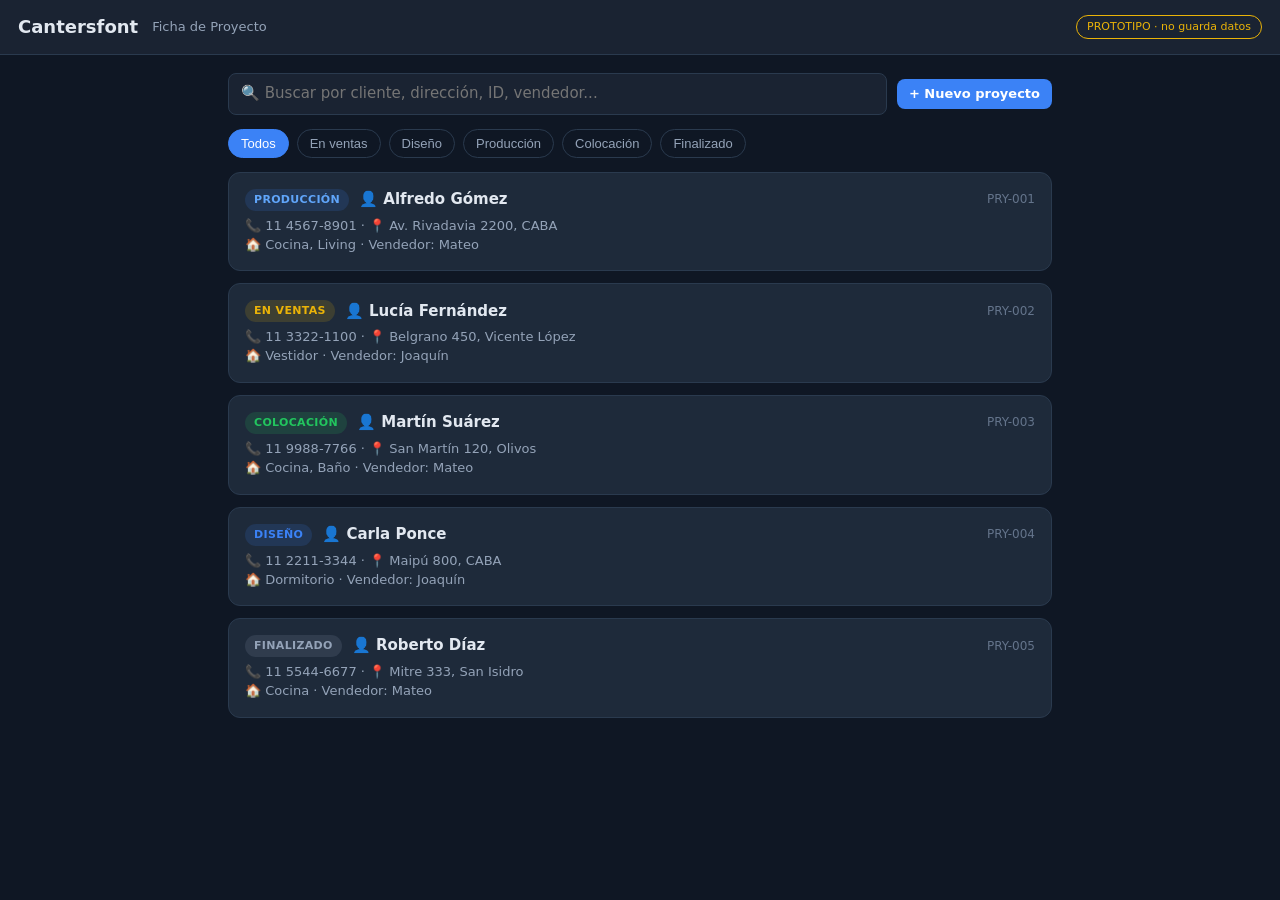
<file: prototipo/index.html>
<!DOCTYPE html>
<html lang="es">
<head>
<meta charset="UTF-8" />
<meta name="viewport" content="width=device-width, initial-scale=1.0" />
<title>Prototipo — Ficha de Proyecto (Cantersfont)</title>
<style>
  :root{
    --bg:#0f1724; --surface:#1a2332; --surface2:#1f2b3d; --card:#1e2a3a;
    --border:#2a3a4e; --primary:#3b82f6; --primary-hover:#2563eb;
    --text:#e2e8f0; --text-sec:#94a3b8; --text-muted:#64748b;
    --success:#22c55e; --warning:#eab308; --danger:#ef4444;
    --radius:12px; --radius-sm:8px; --transition:.18s ease;
  }
  *{box-sizing:border-box}
  body{margin:0;font-family:system-ui,-apple-system,Segoe UI,Roboto,sans-serif;background:var(--bg);color:var(--text);font-size:15px;line-height:1.45}
  header.top{position:sticky;top:0;z-index:20;background:var(--surface);border-bottom:1px solid var(--border);padding:14px 18px;display:flex;align-items:center;gap:14px}
  header.top h1{font-size:18px;margin:0}
  header.top .sub{color:var(--text-sec);font-size:13px}
  .proto-badge{margin-left:auto;font-size:11px;color:var(--warning);border:1px solid var(--warning);border-radius:999px;padding:3px 10px}
  main{max-width:860px;margin:0 auto;padding:18px}
  .hidden{display:none!important}
  /* buttons */
  .btn{font:inherit;border:none;border-radius:var(--radius-sm);padding:9px 16px;cursor:pointer;font-weight:600;transition:var(--transition);background:var(--surface2);color:var(--text)}
  .btn:hover{background:var(--surface)}
  .btn-primary{background:var(--primary);color:#fff}
  .btn-primary:hover{background:var(--primary-hover)}
  .btn-outline{background:transparent;border:1px solid var(--border);color:var(--text)}
  .btn-outline:hover{background:var(--surface2)}
  .btn-sm{padding:6px 12px;font-size:13px}
  .btn-block{width:100%}
  .btn-ghost{background:transparent;color:var(--text-sec)}
  /* list */
  .toolbar{display:flex;gap:10px;flex-wrap:wrap;align-items:center;margin-bottom:14px}
  .input{font:inherit;background:var(--surface);border:1px solid var(--border);color:var(--text);border-radius:var(--radius-sm);padding:9px 12px;width:100%}
  .input:focus{outline:none;border-color:var(--primary);box-shadow:0 0 0 3px rgba(59,130,246,.18)}
  textarea.input{resize:vertical;min-height:64px}
  .search{flex:1;min-width:200px}
  .chips{display:flex;gap:8px;flex-wrap:wrap;margin-bottom:14px}
  .chip{font-size:13px;padding:6px 12px;border-radius:999px;border:1px solid var(--border);background:transparent;color:var(--text-sec);cursor:pointer}
  .chip.active{background:var(--primary);border-color:var(--primary);color:#fff}
  .card{background:var(--card);border:1px solid var(--border);border-radius:var(--radius);padding:16px;margin-bottom:12px}
  .proj-card{cursor:pointer;transition:var(--transition)}
  .proj-card:hover{border-color:var(--primary);background:var(--surface2)}
  .proj-card .row1{display:flex;align-items:center;gap:10px;margin-bottom:6px}
  .proj-card .cliente{font-weight:700}
  .proj-card .meta{color:var(--text-sec);font-size:13px}
  .proj-card .pid{margin-left:auto;color:var(--text-muted);font-size:12px}
  .badge{font-size:11px;font-weight:700;padding:3px 9px;border-radius:999px;text-transform:uppercase;letter-spacing:.03em}
  .b-ventas{background:rgba(234,179,8,.15);color:var(--warning)}
  .b-diseno{background:rgba(59,130,246,.15);color:var(--primary)}
  .b-prod{background:rgba(59,130,246,.15);color:#60a5fa}
  .b-coloc{background:rgba(34,197,94,.15);color:var(--success)}
  .b-fin{background:rgba(148,163,184,.15);color:var(--text-sec)}
  /* ficha */
  .ficha-head{position:sticky;top:57px;z-index:15;background:var(--surface);border:1px solid var(--border);border-radius:var(--radius);padding:14px 16px;margin-bottom:14px;display:flex;align-items:center;gap:12px;flex-wrap:wrap}
  .ficha-head .who{font-weight:700;font-size:16px}
  .ficha-head .estado-wrap{margin-left:auto;display:flex;align-items:center;gap:8px}
  .ficha-head select{width:auto}
  /* progress steps */
  .steps{display:flex;gap:6px;flex-wrap:wrap;margin-bottom:16px}
  .step{flex:1;min-width:120px;font-size:12px;color:var(--text-sec);background:var(--surface);border:1px solid var(--border);border-radius:var(--radius-sm);padding:8px 10px;text-align:center}
  .step.done{border-color:var(--success);color:var(--success)}
  .step.current{border-color:var(--primary);color:var(--primary);font-weight:700}
  /* accordion */
  .acc{border:1px solid var(--border);border-radius:var(--radius);margin-bottom:12px;overflow:hidden;background:var(--card)}
  .acc-head{display:flex;align-items:center;gap:10px;padding:14px 16px;cursor:pointer;user-select:none;background:var(--surface)}
  .acc-head:hover{background:var(--surface2)}
  .acc-head .acc-num{width:26px;height:26px;border-radius:50%;background:var(--surface2);display:flex;align-items:center;justify-content:center;font-size:13px;font-weight:700;color:var(--text-sec);flex:0 0 auto}
  .acc.open .acc-num{background:var(--primary);color:#fff}
  .acc-head h3{margin:0;font-size:15px}
  .acc-head .acc-sub{color:var(--text-muted);font-size:12px;margin-left:2px}
  .acc-head .caret{margin-left:auto;color:var(--text-muted);transition:var(--transition)}
  .acc.open .caret{transform:rotate(180deg)}
  .acc-body{padding:16px;display:none;border-top:1px solid var(--border)}
  .acc.open .acc-body{display:block}
  /* form */
  .grid{display:grid;grid-template-columns:1fr 1fr;gap:14px}
  @media(max-width:620px){.grid{grid-template-columns:1fr}}
  .fg{display:flex;flex-direction:column;gap:5px}
  .fg.col-2{grid-column:span 2}
  @media(max-width:620px){.fg.col-2{grid-column:span 1}}
  label{font-size:13px;color:var(--text-sec);font-weight:600}
  .req{color:var(--danger)}
  .hint{font-size:12px;color:var(--text-muted)}
  .subhead{grid-column:1/-1;font-size:13px;font-weight:700;color:var(--primary);text-transform:uppercase;letter-spacing:.04em;margin:6px 0 -4px;padding-top:6px;border-top:1px dashed var(--border)}
  .subhead:first-child{border-top:none;padding-top:0}
  .radio-row,.check-grid{display:flex;flex-wrap:wrap;gap:8px}
  .check-grid{display:grid;grid-template-columns:repeat(auto-fill,minmax(130px,1fr))}
  .opt{display:flex;align-items:center;gap:7px;background:var(--surface);border:1px solid var(--border);border-radius:var(--radius-sm);padding:8px 11px;font-size:14px;cursor:pointer}
  .opt input{accent-color:var(--primary)}
  .three{display:grid;grid-template-columns:1fr 1fr 1fr;gap:8px}
  .computed{background:var(--surface2);border-style:dashed;color:var(--text-sec)}
  .file-drop{border:1px dashed var(--border);border-radius:var(--radius-sm);padding:12px;text-align:center;color:var(--text-muted);font-size:13px;background:var(--surface)}
  /* muebles */
  .mueble{border:1px solid var(--border);border-radius:var(--radius-sm);margin-bottom:12px;background:var(--surface)}
  .mueble-head{display:flex;align-items:center;gap:8px;padding:10px 12px;background:var(--surface2);border-radius:var(--radius-sm) var(--radius-sm) 0 0}
  .mueble-head .mt{font-weight:700;font-size:14px}
  .mueble-head .del{margin-left:auto;color:var(--danger);background:transparent;border:none;cursor:pointer;font-size:13px}
  .mueble-body{padding:12px}
  /* toast */
  #toast{position:fixed;bottom:20px;left:50%;transform:translateX(-50%) translateY(80px);background:var(--success);color:#06250f;padding:12px 20px;border-radius:var(--radius-sm);font-weight:700;opacity:0;transition:.3s;z-index:99}
  #toast.show{transform:translateX(-50%) translateY(0);opacity:1}
  .save-bar{position:sticky;bottom:0;background:linear-gradient(transparent,var(--bg) 30%);padding:14px 0;display:flex;gap:10px;justify-content:flex-end;margin-top:8px}
</style>
</head>
<body>

<header class="top">
  <h1>Cantersfont</h1><span class="sub">Ficha de Proyecto</span>
  <span class="proto-badge">PROTOTIPO · no guarda datos</span>
</header>

<main>
  <!-- ===== LISTA ===== -->
  <section id="view-lista">
    <div class="toolbar">
      <input id="buscar" class="input search" placeholder="🔍 Buscar por cliente, dirección, ID, vendedor..." />
      <button class="btn btn-primary btn-sm" onclick="abrirFicha(null)">+ Nuevo proyecto</button>
    </div>
    <div class="chips" id="estado-chips">
      <button class="chip active" data-estado="">Todos</button>
      <button class="chip" data-estado="en_ventas">En ventas</button>
      <button class="chip" data-estado="diseño">Diseño</button>
      <button class="chip" data-estado="producción">Producción</button>
      <button class="chip" data-estado="colocación">Colocación</button>
      <button class="chip" data-estado="finalizado">Finalizado</button>
    </div>
    <div id="lista"></div>
  </section>

  <!-- ===== FICHA ===== -->
  <section id="view-ficha" class="hidden">
    <button class="btn btn-ghost btn-sm" onclick="volverLista()">&larr; Volver a la lista</button>
    <div class="ficha-head">
      <span class="who" id="ficha-cliente">—</span>
      <span class="badge b-ventas" id="ficha-pid">NUEVO</span>
      <div class="estado-wrap">
        <label style="margin:0">Estado</label>
        <select class="input" id="ficha-estado" onchange="pintarSteps()">
          <option value="en_ventas">En ventas</option>
          <option value="diseño">Diseño</option>
          <option value="producción">Producción</option>
          <option value="colocación">Colocación</option>
          <option value="finalizado">Finalizado</option>
          <option value="cancelado">Cancelado</option>
        </select>
      </div>
    </div>
    <div class="steps" id="steps"></div>
    <div id="acc-container"></div>
    <div class="save-bar">
      <button class="btn btn-outline" onclick="volverLista()">Cancelar</button>
      <button class="btn btn-primary" onclick="guardar()">💾 Guardar ficha</button>
    </div>
  </section>
</main>

<div id="toast"></div>

<script>
/* =========================================================
   ESQUEMA DE CAMPOS — editá acá para corregir el formulario.
   Tipos: text, tel, email, url, date, time, number, textarea,
          select, radio, checks, three (3 inputs), file, computed, note
   Cada campo: {k:'clave', l:'Etiqueta', t:'tipo', req:true,
                opts:[...], hint:'', sub:'Subtítulo', col2:true,
                showIf:{k:'otraClave', val:'valor'} }
   ========================================================= */

const USUARIOS = ['Mateo','Joaquín','Carlos (medidor)','Operario 1','Operario 2','Colocador 1'];
const COLORES  = ['Blanco','Gris Arcilla','Gris Macadan','Gris Perla','Roble Natural','Nogal','Negro'];
const ESPACIOS = ['Cocina','Vestidor','Dormitorio','Living','Baño','Otro'];

const ETAPAS = [
  {
    n:1, titulo:'Alta del proyecto', sub:'primer contacto', estado:'en_ventas',
    campos:[
      {k:'nombre', l:'Nombre', t:'text', req:true},
      {k:'apellidos', l:'Apellidos', t:'text', req:true},
      {k:'telefono', l:'Teléfono', t:'tel', req:true, hint:'Sugerido +54 11 XXXX-XXXX'},
      {k:'email', l:'Email', t:'email'},
      {k:'direccion', l:'Dirección de colocación', t:'text', req:true, col2:true, hint:'Calle, número, piso/depto, localidad'},
      {k:'clasificacion', l:'Clasificación del cliente', t:'select', opts:['potencial','indeciso','frío','cerrado']},
      {k:'como_conocio', l:'Cómo nos conoció', t:'select', opts:['Instagram','Recomendación','Web','Showroom','Pasaba por el local','Otro']},
      {k:'espacios', l:'Espacios a hacer', t:'checks', req:true, col2:true, opts:ESPACIOS},
      {k:'que_dijo', l:'Qué te dijo', t:'textarea', col2:true, hint:'Lo que pidió, en caliente, sin filtrar'},
      {k:'fecha_tentativa', l:'Fecha tentativa que la quiere', t:'date'},
      {k:'vendedor', l:'Vendedor responsable', t:'text', req:true},
      {k:'notas_cliente', l:'Notas del cliente / proyecto', t:'textarea', col2:true, hint:'Preferencias, contexto del hogar, urgencia, presupuesto, quién decide, alertas...'},
    ]
  },
  {
    n:2, titulo:'Visita / Relevamiento técnico', sub:'medición en el lugar', estado:'en_ventas',
    campos:[
      {k:'fecha_visita', l:'Fecha de visita', t:'date', req:true},
      {k:'quien_midio', l:'Quién fue a medir', t:'select', req:true, opts:USUARIOS},
      {k:'medidas_espacio', l:'Medidas del espacio', t:'textarea', req:true, col2:true, hint:'Ancho × alto × profundidad, paredes relevantes'},
      {k:'ascensor', l:'¿Tiene ascensor?', t:'radio', req:true, opts:['Sí','No']},
      {k:'medidas_acceso', l:'Medidas de acceso', t:'text', req:true, hint:'Puerta principal, pasillos, escaleras'},
      {k:'mochetas', l:'¿Hay mochetas?', t:'radio', req:true, opts:['Sí','No']},
      {k:'falsas_escuadras', l:'¿Falsas escuadras?', t:'radio', req:true, opts:['Sí','No']},
      {k:'tipo_piso', l:'Tipo de piso', t:'select', opts:['Cerámico','Madera','Flotante','Cemento alisado','Otro']},
      {k:'estado_lugar', l:'Estado general del lugar', t:'select', req:true, opts:['Listo para colocar','En obra','Por terminar']},
      {k:'instalaciones', l:'Instalaciones existentes', t:'checks', req:true, col2:true, opts:['Gas','220V','380V','Agua','Desagüe','Campana extracción']},
      {k:'fotos_lugar', l:'Fotos del lugar', t:'file', req:true, col2:true, hint:'Mínimo 3 (frente, lateral, accesos)'},
      {k:'plano_lugar', l:'Plano del lugar (si existe)', t:'file', col2:true, hint:'PDF o imagen del plano'},
      {k:'notas_relevamiento', l:'Notas del relevamiento', t:'textarea', col2:true, hint:'Humedad, columnas, ausencias del cliente, etc.'},
    ]
  },
  {
    n:3, titulo:'Diseño', sub:'general + por mueble', estado:'diseño',
    campos:[
      {sub:'3A · Diseño general'},
      {k:'desc_diseno', l:'Descripción del diseño', t:'textarea', req:true, col2:true, hint:'Estilo, colores, idea general'},
      {k:'link_render', l:'Link al render', t:'url', req:true},
      {k:'link_planos', l:'Link a planos técnicos', t:'url'},
      {k:'boceto_aprobado', l:'Boceto aprobado por el cliente', t:'file', req:true, hint:'El documento que el cliente firma'},
      {k:'fecha_aprob_diseno', l:'Fecha de aprobación del diseño', t:'date', req:true},
      {muebles:true},
    ]
  },
  {
    n:4, titulo:'Cierre comercial', sub:'plata · fechas · documentación', estado:'diseño',
    campos:[
      {sub:'4A · Plata'},
      {k:'moneda', l:'Moneda', t:'radio', req:true, opts:['ARS','USD']},
      {k:'monto_total', l:'Monto total', t:'number', req:true, hint:'Precio final acordado'},
      {k:'descuento', l:'Descuento aplicado', t:'number', hint:'Monto o %'},
      {k:'facturacion', l:'Forma de facturación', t:'select', req:true, opts:['Factura A','Factura B','Factura C','Sin factura']},
      {k:'sena', l:'Seña / anticipo recibido', t:'number', req:true},
      {k:'fecha_sena', l:'Fecha de la seña', t:'date', req:true},
      {k:'pago_sena', l:'Forma de pago de la seña', t:'select', req:true, opts:['Efectivo','Transferencia','MercadoPago','Cheque','Tarjeta']},
      {k:'saldo', l:'Saldo restante', t:'computed', hint:'Monto total − seña (automático)'},
      {k:'pago_saldo', l:'Forma de pago del saldo', t:'select', req:true, col2:true, opts:['Contraentrega','Antes del armado','En cuotas','Mitad y mitad','Otro']},
      {k:'detalle_cuotas', l:'Detalle de cuotas', t:'textarea', col2:true, showIf:{k:'pago_saldo', val:'En cuotas'}, hint:'Cantidad de cuotas, montos, fechas'},
      {k:'detalle_otro_pago', l:'Detalle (Otro)', t:'text', col2:true, showIf:{k:'pago_saldo', val:'Otro'}},
      {sub:'4B · Fechas comprometidas'},
      {k:'fecha_cierre', l:'Fecha de cierre de venta', t:'date', req:true, hint:'Dispara límite de cambios gratis (+14 días)'},
      {k:'limite_cambios', l:'Límite cambios gratis', t:'computed', hint:'Cierre + 14 días (automático)'},
      {k:'fecha_entrega', l:'Fecha de entrega prometida', t:'date', req:true, hint:'La fecha clave para detectar atrasos'},
      {k:'fecha_coloc_tent', l:'Fecha de colocación tentativa', t:'date'},
      {sub:'4C · Documentación y cláusulas'},
      {k:'contrato', l:'Contrato / presupuesto firmado', t:'file', req:true},
      {k:'comprob_sena', l:'Comprobante de seña', t:'file', req:true},
      {k:'clausulas', l:'Cláusulas / condiciones especiales', t:'textarea', col2:true, hint:'Ej: cliente provee mesada, garantía 1 año herrajes'},
      {k:'notas_cierre', l:'Notas del cierre', t:'textarea', col2:true},
    ]
  },
  {
    n:5, titulo:'Producción y colocación', sub:'5A · 5B · 5C', estado:'producción',
    campos:[
      {sub:'5A · Producción (resumen — el detalle fino va por cada mueble)'},
      {k:'operario', l:'Operario asignado', t:'select', opts:USUARIOS},
      {k:'estado_prod', l:'Estado general de producción', t:'select', opts:['pendiente','en producción','producido','en colocación','colocado','trabado']},
      {k:'notas_prod', l:'Notas de producción', t:'textarea', col2:true, hint:'Cambios de color por stock, refuerzos, ajustes'},
      {k:'fotos_terminado', l:'Fotos del mueble terminado', t:'file', col2:true},
      {k:'trabado_motivo', l:'Si está trabado: motivo', t:'textarea', col2:true, showIf:{k:'estado_prod', val:'trabado'}},
      {k:'trabado_necesita', l:'Si está trabado: qué se necesita', t:'text', showIf:{k:'estado_prod', val:'trabado'}},
      {k:'trabado_resp', l:'Responsable de destrabar', t:'select', opts:USUARIOS, showIf:{k:'estado_prod', val:'trabado'}},
      {sub:'5B · Colocación'},
      {k:'fecha_coloc_agenda', l:'Fecha de colocación agendada', t:'date', req:true},
      {k:'horario_coloc', l:'Horario', t:'time'},
      {k:'colocador', l:'Colocador responsable', t:'select', req:true, opts:USUARIOS},
      {k:'ayudantes', l:'Ayudantes', t:'checks', opts:USUARIOS, col2:true},
      {k:'transporte', l:'Vehículo / transporte', t:'select', req:true, opts:['Camioneta propia','Flete contratado','Cliente retira']},
      {k:'entrega_tipo', l:'¿Entrega completa o por partes?', t:'radio', req:true, opts:['Completa','Por partes']},
      {k:'notas_colocador', l:'Notas para el colocador', t:'textarea', col2:true, hint:'Mochetas, ascensor chico, mascotas, accesos'},
      {sub:'5C · Post-colocación (cierre)'},
      {k:'fecha_coloc_real', l:'Fecha real de colocación', t:'date', req:true},
      {k:'conforme', l:'¿Cliente conforme?', t:'radio', req:true, opts:['Sí','No','Parcial']},
      {k:'obs_cliente', l:'Observaciones del cliente', t:'textarea', col2:true, showIf:{k:'conforme', val:['No','Parcial']}},
      {k:'pendientes', l:'Pendientes post-colocación', t:'textarea', col2:true, hint:'Ej: tapa de cajón faltante, regular bisagras'},
      {k:'foto_colocado', l:'Foto del mueble colocado', t:'file', req:true},
      {k:'conformidad_firmada', l:'Conformidad firmada por cliente', t:'file', req:true},
      {k:'saldo_cobrado', l:'Saldo final cobrado', t:'radio', req:true, opts:['Sí','No']},
      {k:'fecha_cobro', l:'Fecha cobro saldo', t:'date', showIf:{k:'saldo_cobrado', val:'Sí'}},
      {k:'forma_cobro', l:'Forma de cobro del saldo', t:'select', opts:['Efectivo','Transferencia','Cheque','MercadoPago','Tarjeta'], showIf:{k:'saldo_cobrado', val:'Sí'}},
    ]
  },
];

// Campos de un mueble (Etapa 3B) — repetible
const MUEBLE_CAMPOS = [
  {k:'espacio', l:'Espacio', t:'select', req:true, opts:ESPACIOS},
  {k:'tipo', l:'Tipo de mueble', t:'select', req:true, opts:['Alacena','Bajo mesada','Placard','Vestidor','Mueble de baño','Mesada','Isla','Otro']},
  {k:'modulos', l:'Cantidad de módulos', t:'number', req:true},
  {k:'nombre_custom', l:'Nombre custom', t:'text', hint:'Ej: Bajo mesada izquierdo'},
  {k:'medidas', l:'Medidas (alto / largo / profundo cm)', t:'three', req:true, col2:true},
  {k:'color', l:'Color', t:'select', req:true, opts:COLORES},
  {k:'nivel', l:'Nivel', t:'select', req:true, opts:['2','3','4','5']},
  {k:'lleva_puerta', l:'¿Lleva puerta(s)?', t:'radio', req:true, opts:['Sí','No']},
  {k:'cant_puertas', l:'Cantidad de puertas / hojas', t:'number', showIf:{k:'lleva_puerta', val:'Sí'}},
  {k:'mat_puerta', l:'Material de la puerta', t:'select', opts:['Melamina','Vidrio','Laqueada','Madera maciza'], showIf:{k:'lleva_puerta', val:'Sí'}},
  {k:'apertura', l:'Tipo de apertura', t:'select', opts:['Batiente','Corrediza','Rebatible','Plegable','Push-to-open'], showIf:{k:'lleva_puerta', val:'Sí'}},
  {k:'cajones', l:'Cantidad de cajones', t:'number'},
  {k:'zocalo', l:'Tipo de zócalo', t:'select', req:true, opts:['Plástico','Aluminio','Melamina','Retranqueado','Sin zócalo']},
  {k:'filo', l:'Tipo de filo (tapacanto)', t:'select', req:true, opts:['0,45 mm','2 mm']},
  {k:'laqueado', l:'¿Laqueado?', t:'radio', req:true, opts:['Sí','No']},
  {k:'detalle_laqueado', l:'Detalle laqueado', t:'text', col2:true, showIf:{k:'laqueado', val:'Sí'}, hint:'Color, mate/brillante, partes laqueadas'},
  {k:'led', l:'¿Lleva LED?', t:'radio', req:true, opts:['Sí','No']},
  {k:'tipo_led', l:'Tipo de LED', t:'select', opts:['Tira','Spot','Barra rígida','Panel','Con sensor de movimiento'], showIf:{k:'led', val:'Sí'}},
  {k:'desc_led', l:'Cómo va el LED', t:'textarea', col2:true, showIf:{k:'led', val:'Sí'}, hint:'Dónde va, color cálido/frío, si es regulable'},
  {k:'herraje', l:'Tipo de herraje', t:'select', req:true, opts:['Cierre suave','Cierre común','Push','Bisagras ocultas']},
  {k:'caracteristicas', l:'Características adicionales', t:'textarea', col2:true, hint:'Divisiones internas, vidrios, especiales'},
  {k:'boceto_mueble', l:'Boceto del mueble', t:'file'},
  {k:'croquis', l:'Croquis técnico', t:'file', hint:'Con medidas para producción'},
];

const ESTADO_ORDEN = ['en_ventas','diseño','producción','colocación','finalizado'];
const ESTADO_LABEL = {en_ventas:'En ventas','diseño':'Diseño','producción':'Producción','colocación':'Colocación',finalizado:'Finalizado',cancelado:'Cancelado'};
const BADGE_CLASS = {en_ventas:'b-ventas','diseño':'b-diseno','producción':'b-prod','colocación':'b-coloc',finalizado:'b-fin',cancelado:'b-fin'};

// Datos de muestra
const PROYECTOS = [
  {pid:'PRY-001', cliente:'Alfredo Gómez', estado:'producción', telefono:'11 4567-8901', direccion:'Av. Rivadavia 2200, CABA', espacios:'Cocina, Living', vendedor:'Mateo'},
  {pid:'PRY-002', cliente:'Lucía Fernández', estado:'en_ventas', telefono:'11 3322-1100', direccion:'Belgrano 450, Vicente López', espacios:'Vestidor', vendedor:'Joaquín'},
  {pid:'PRY-003', cliente:'Martín Suárez', estado:'colocación', telefono:'11 9988-7766', direccion:'San Martín 120, Olivos', espacios:'Cocina, Baño', vendedor:'Mateo'},
  {pid:'PRY-004', cliente:'Carla Ponce', estado:'diseño', telefono:'11 2211-3344', direccion:'Maipú 800, CABA', espacios:'Dormitorio', vendedor:'Joaquín'},
  {pid:'PRY-005', cliente:'Roberto Díaz', estado:'finalizado', telefono:'11 5544-6677', direccion:'Mitre 333, San Isidro', espacios:'Cocina', vendedor:'Mateo'},
];

let filtroEstado = '';
const $ = s => document.querySelector(s);

/* ---------- LISTA ---------- */
function renderLista(){
  const q = ($('#buscar').value||'').toLowerCase();
  const cont = $('#lista'); cont.innerHTML='';
  const items = PROYECTOS.filter(p=>{
    if(filtroEstado && p.estado!==filtroEstado) return false;
    if(!q) return true;
    return [p.cliente,p.direccion,p.pid,p.vendedor,p.espacios].join(' ').toLowerCase().includes(q);
  });
  if(!items.length){ cont.innerHTML='<div class="card" style="text-align:center;color:var(--text-muted)">Sin resultados</div>'; return; }
  items.forEach(p=>{
    const d=document.createElement('div');
    d.className='card proj-card';
    d.onclick=()=>abrirFicha(p);
    d.innerHTML=`<div class="row1">
        <span class="badge ${BADGE_CLASS[p.estado]}">${ESTADO_LABEL[p.estado]}</span>
        <span class="cliente">👤 ${p.cliente}</span>
        <span class="pid">${p.pid}</span>
      </div>
      <div class="meta">📞 ${p.telefono} · 📍 ${p.direccion}</div>
      <div class="meta">🏠 ${p.espacios} · Vendedor: ${p.vendedor}</div>`;
    cont.appendChild(d);
  });
}
$('#buscar').addEventListener('input', renderLista);
$('#estado-chips').addEventListener('click', e=>{
  const b=e.target.closest('.chip'); if(!b) return;
  filtroEstado=b.dataset.estado;
  document.querySelectorAll('.chip').forEach(c=>c.classList.toggle('active',c===b));
  renderLista();
});

/* ---------- FICHA ---------- */
function abrirFicha(p){
  $('#view-lista').classList.add('hidden');
  $('#view-ficha').classList.remove('hidden');
  $('#ficha-cliente').textContent = p ? p.cliente : 'Nuevo proyecto';
  $('#ficha-pid').textContent = p ? p.pid : 'NUEVO';
  $('#ficha-estado').value = p ? p.estado : 'en_ventas';
  $('#acc-container').innerHTML = ETAPAS.map(buildEtapa).join('');
  // primera etapa abierta
  const first=document.querySelector('.acc'); if(first) first.classList.add('open');
  pintarSteps();
  wireConditionals();
  window.scrollTo(0,0);
}
function volverLista(){
  $('#view-ficha').classList.add('hidden');
  $('#view-lista').classList.remove('hidden');
}

function buildEtapa(et){
  let inner='<div class="grid">';
  et.campos.forEach(c=>{
    if(c.muebles){ inner+='</div>'+buildMuebles()+'<div class="grid">'; return; }
    if(c.sub && !c.k){ inner+=`<div class="subhead">${c.sub}</div>`; return; }
    inner+=field(c);
  });
  inner+='</div>';
  return `<div class="acc" data-etapa="${et.n}">
    <div class="acc-head" onclick="this.parentElement.classList.toggle('open')">
      <span class="acc-num">${et.n}</span>
      <h3>Etapa ${et.n} — ${et.titulo}</h3><span class="acc-sub">${et.sub}</span>
      <span class="caret">▼</span>
    </div>
    <div class="acc-body">${inner}</div>
  </div>`;
}

function buildMuebles(){
  return `<div class="subhead" style="margin-top:12px">3B · Muebles del proyecto</div>
    <div id="muebles-list"></div>
    <button type="button" class="btn btn-outline btn-sm" onclick="addMueble()">+ Agregar mueble</button>`;
}
let muebleSeq=0;
function addMueble(){
  muebleSeq++;
  const list=document.getElementById('muebles-list'); if(!list) return;
  const wrap=document.createElement('div'); wrap.className='mueble';
  const body=MUEBLE_CAMPOS.map(c=>field(c,'m'+muebleSeq+'_')).join('');
  wrap.innerHTML=`<div class="mueble-head"><span class="mt">🪵 Mueble #${muebleSeq}</span>
      <button class="del" onclick="this.closest('.mueble').remove()">✕ Quitar</button></div>
    <div class="mueble-body"><div class="grid">${body}</div></div>`;
  list.appendChild(wrap);
  wireConditionals();
}

function field(c, prefix=''){
  const id=prefix+c.k;
  const cls='fg'+(c.col2?' col-2':'');
  const sh=c.showIf?` data-showif='${JSON.stringify({k:prefix+c.showIf.k,val:c.showIf.val})}'`:'';
  const lbl=c.l?`<label>${c.l}${c.req?' <span class="req">*</span>':''}</label>`:'';
  const hint=c.hint?`<span class="hint">${c.hint}</span>`:'';
  let ctrl='';
  switch(c.t){
    case 'textarea': ctrl=`<textarea class="input" id="${id}"></textarea>`; break;
    case 'select':
      ctrl=`<select class="input" id="${id}"><option value="">—</option>${(c.opts||[]).map(o=>`<option>${o}</option>`).join('')}</select>`; break;
    case 'radio':
      ctrl=`<div class="radio-row" id="${id}">${(c.opts||[]).map(o=>`<label class="opt"><input type="radio" name="${id}" value="${o}">${o}</label>`).join('')}</div>`; break;
    case 'checks':
      ctrl=`<div class="check-grid" id="${id}">${(c.opts||[]).map(o=>`<label class="opt"><input type="checkbox" value="${o}">${o}</label>`).join('')}</div>`; break;
    case 'three':
      ctrl=`<div class="three"><input class="input" placeholder="Alto"><input class="input" placeholder="Largo"><input class="input" placeholder="Profundo"></div>`; break;
    case 'file':
      ctrl=`<label class="file-drop">📎 Subir archivo(s)<input type="file" multiple style="display:none"></label>`; break;
    case 'computed':
      ctrl=`<input class="input computed" id="${id}" readonly value="—">`; break;
    default:
      ctrl=`<input class="input" type="${c.t}" id="${id}">`;
  }
  return `<div class="${cls}"${sh}>${lbl}${ctrl}${hint}</div>`;
}

/* ---------- Condicionales + cálculos ---------- */
function wireConditionals(){
  document.querySelectorAll('[data-showif]').forEach(applyShowIf);
  // listeners
  document.querySelectorAll('#view-ficha input, #view-ficha select').forEach(el=>{
    el.oninput=onFichaChange; el.onchange=onFichaChange;
  });
  recalcular();
}
function applyShowIf(el){
  const cfg=JSON.parse(el.getAttribute('data-showif'));
  const vals=Array.isArray(cfg.val)?cfg.val:[cfg.val];
  let cur='';
  const radios=document.querySelectorAll(`[name="${cfg.k}"]`);
  if(radios.length){ const c=[...radios].find(r=>r.checked); cur=c?c.value:''; }
  else { const f=document.getElementById(cfg.k); cur=f?f.value:''; }
  el.style.display = vals.includes(cur) ? '' : 'none';
}
function onFichaChange(){
  document.querySelectorAll('[data-showif]').forEach(applyShowIf);
  recalcular();
}
function recalcular(){
  // saldo = monto_total - sena
  const mt=parseFloat(document.getElementById('monto_total')?.value||0);
  const se=parseFloat(document.getElementById('sena')?.value||0);
  const saldo=document.getElementById('saldo');
  if(saldo) saldo.value = (mt||se) ? '$ '+(mt-se).toLocaleString('es-AR') : '—';
  // limite cambios = fecha_cierre + 14
  const fc=document.getElementById('fecha_cierre')?.value;
  const lc=document.getElementById('limite_cambios');
  if(lc){ if(fc){ const d=new Date(fc); d.setDate(d.getDate()+14); lc.value=d.toLocaleDateString('es-AR'); } else lc.value='—'; }
}

/* ---------- Steps ---------- */
function pintarSteps(){
  const est=$('#ficha-estado').value;
  const idx=ESTADO_ORDEN.indexOf(est);
  $('#steps').innerHTML=ESTADO_ORDEN.map((e,i)=>{
    let c='step'; if(i<idx)c+=' done'; if(i===idx)c+=' current';
    return `<div class="${c}">${i<idx?'✓ ':''}${ESTADO_LABEL[e]}</div>`;
  }).join('');
}

/* ---------- Guardar (simulado) ---------- */
function guardar(){
  const t=$('#toast'); t.textContent='✓ Ficha guardada (simulado — prototipo)'; t.classList.add('show');
  setTimeout(()=>t.classList.remove('show'),2200);
}

renderLista();
</script>
</body>
</html>
</file>
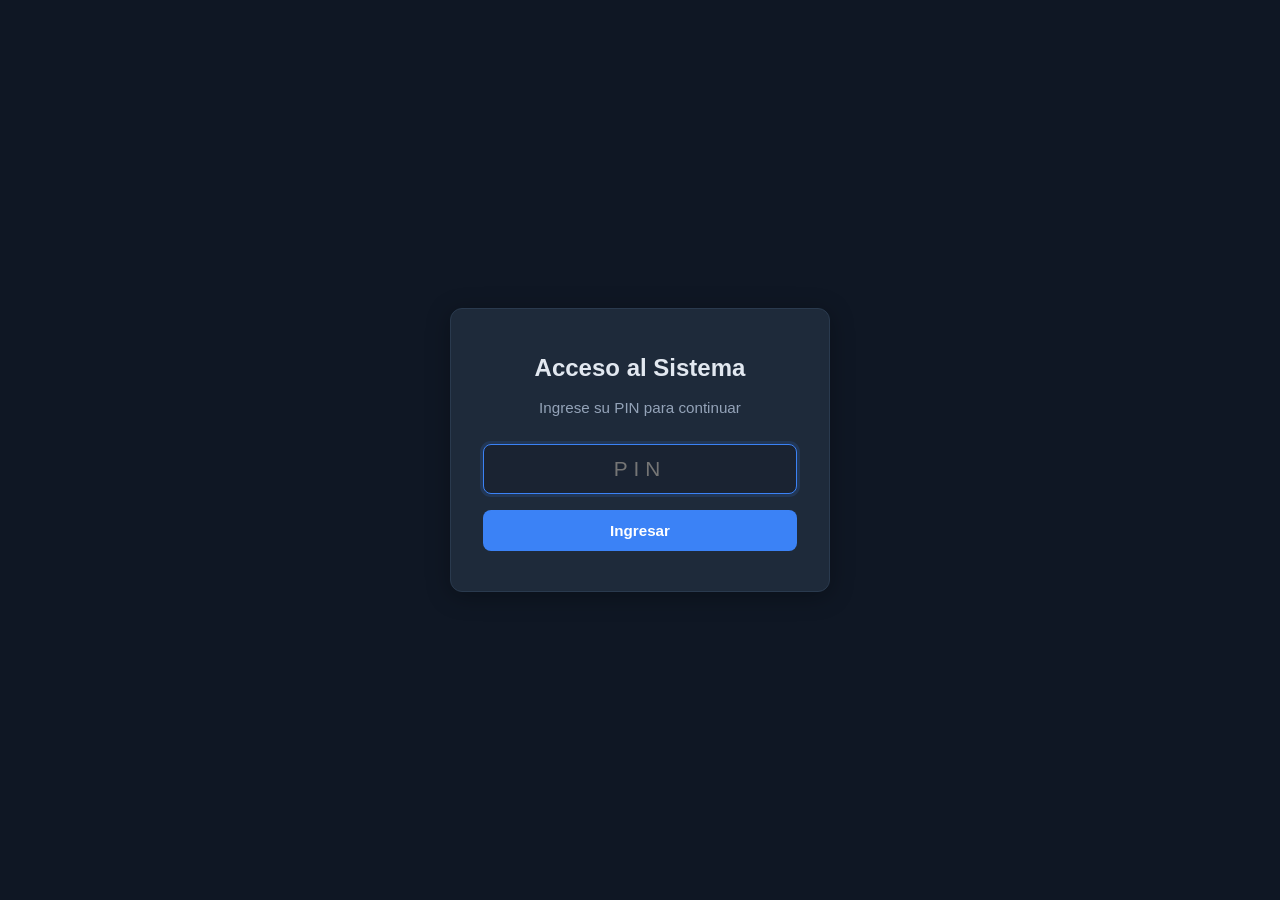
<file: web-form/index.html>
<!DOCTYPE html>
<html lang="es">
<head>
  <meta charset="UTF-8" />
  <meta name="viewport" content="width=device-width, initial-scale=1.0" />
  <title>Fontana - Control de Stock</title>
  <link rel="stylesheet" href="styles.css" />
</head>
<body>
  <!-- Toast container -->
  <div id="toast-container"></div>

  <!-- PIN overlay -->
  <div id="pin-overlay" class="overlay">
    <div class="overlay-card">
      <h2>Acceso al Sistema</h2>
      <p>Ingrese su PIN para continuar</p>
      <input type="password" id="pin-input" class="input" placeholder="PIN" maxlength="10" inputmode="numeric" autocomplete="off" />
      <button id="pin-submit" class="btn btn-primary btn-block">Ingresar</button>
    </div>
  </div>

  <!-- Main app -->
  <div id="app" class="hidden">
    <header>
      <div class="header-content">
        <h1>Fontana</h1>
        <p class="subtitle">Control de Stock</p>
        <nav class="header-nav">
          <a href="clientes.html" class="btn btn-sm btn-outline">&#128100; Clientes</a>
        </nav>
      </div>
    </header>

    <main>
      <!-- Menu principal -->
      <div id="menu-section">
        <div class="menu-grid">
          <button class="menu-card" data-action="registrar_compra">
            <div class="menu-icon-wrap"><div class="menu-icon">&#128230;</div></div>
            <span class="menu-label">Registrar Compra</span>
            <span class="menu-desc">Ingresar mercaderia al stock</span>
          </button>
          <button class="menu-card" data-action="stock">
            <div class="menu-icon-wrap"><div class="menu-icon">&#128200;</div></div>
            <span class="menu-label">Consultar Stock</span>
            <span class="menu-desc">Ver inventario completo</span>
          </button>
          <button class="menu-card" data-action="consultar_alertas">
            <div class="menu-icon-wrap"><div class="menu-icon">&#9888;</div></div>
            <span class="menu-label">Ver Alertas</span>
            <span class="menu-desc">Productos con stock bajo</span>
          </button>
          <button class="menu-card" data-action="historial">
            <div class="menu-icon-wrap"><div class="menu-icon">&#128220;</div></div>
            <span class="menu-label">Historial</span>
            <span class="menu-desc">Movimientos recientes</span>
          </button>
          <button class="menu-card" data-action="estandares">
            <div class="menu-icon-wrap"><div class="menu-icon">&#128295;</div></div>
            <span class="menu-label">Estandares BOM</span>
            <span class="menu-desc">Materiales por tipo de mueble</span>
          </button>
        </div>
      </div>

      <!-- Registrar Compra -->
      <div id="section-registrar_compra" class="section hidden">
        <div class="section-header">
          <button class="btn-back" id="back-compra">&larr; Volver</button>
          <h2>Registrar Compra</h2>
        </div>
        <form id="form-compra" class="card" novalidate>
          <div class="form-group">
            <label>Producto</label>
            <div class="searchable-select" id="ss-compra-producto">
              <input type="text" class="input ss-input" placeholder="Buscar producto..." autocomplete="off" />
              <input type="hidden" id="compra-producto" />
              <div class="ss-dropdown"></div>
            </div>
            <span class="field-error"></span>
          </div>
          <div class="form-group">
            <label>Color / Variante</label>
            <div class="searchable-select" id="ss-compra-color">
              <input type="text" class="input ss-input" placeholder="Buscar color/variante..." autocomplete="off" />
              <input type="hidden" id="compra-color" />
              <div class="ss-dropdown"></div>
            </div>
            <span class="field-error"></span>
          </div>
          <div class="form-group">
            <label>Medida</label>
            <div class="searchable-select" id="ss-compra-medida">
              <input type="text" class="input ss-input" placeholder="Buscar medida..." autocomplete="off" />
              <input type="hidden" id="compra-medida" />
              <div class="ss-dropdown"></div>
            </div>
            <span class="field-error"></span>
          </div>
          <div class="form-group" id="fg-compra-categoria">
            <label>Categoría</label>
            <div class="searchable-select" id="ss-compra-categoria">
              <input type="text" class="input ss-input" placeholder="Buscar categoria..." autocomplete="off" />
              <input type="hidden" id="compra-categoria" />
              <div class="ss-dropdown"></div>
            </div>
            <span class="field-error"></span>
          </div>
          <input type="hidden" id="compra-codigo" />
          <div class="form-group">
            <label for="compra-cantidad">Cantidad</label>
            <input type="text" id="compra-cantidad" class="input" placeholder="Ej: 10" inputmode="numeric" required />
            <span class="field-error"></span>
          </div>
          <div class="form-group">
            <label for="compra-precio">Precio por unidad ($)</label>
            <input type="text" id="compra-precio" class="input" placeholder="Ej: 1.500,50" inputmode="decimal" required />
            <span class="field-error"></span>
          </div>
          <div class="form-group">
            <label>Proveedor</label>
            <div class="searchable-select" id="ss-compra-proveedor">
              <input type="text" class="input ss-input" placeholder="Buscar proveedor..." autocomplete="off" />
              <input type="hidden" id="compra-proveedor" />
              <div class="ss-dropdown"></div>
            </div>
            <span class="field-error"></span>
          </div>
          <button type="submit" class="btn btn-primary btn-block">Confirmar Compra</button>
        </form>

        <!-- Confirmation modal -->
        <div id="confirm-compra" class="modal hidden">
          <div class="modal-backdrop"></div>
          <div class="modal-content card">
            <h3>Confirmar Compra</h3>
            <div id="confirm-compra-body" class="confirm-summary"></div>
            <div class="modal-actions">
              <button id="confirm-compra-cancel" class="btn btn-outline">Cancelar</button>
              <button id="confirm-compra-ok" class="btn btn-primary">Enviar</button>
            </div>
          </div>
        </div>
      </div>

      <!-- Stock -->
      <div id="section-stock" class="section hidden">
        <div class="section-header">
          <button class="btn-back" id="back-stock">&larr; Volver</button>
          <h2>Consultar Stock</h2>
        </div>
        <div class="stk-summary card">
          <div class="stk-stat">
            <span class="stk-stat-value" id="stk-count">-</span>
            <span class="stk-stat-label">Productos</span>
          </div>
          <div class="stk-stat">
            <span class="stk-stat-value" id="stk-units">-</span>
            <span class="stk-stat-label">Unidades</span>
          </div>
          <div class="stk-stat">
            <span class="stk-stat-value" id="stk-value">-</span>
            <span class="stk-stat-label">Valor stock</span>
          </div>
        </div>

        <div class="stk-filters card">
          <div class="stk-filter-row">
            <input type="text" id="stk-search" class="input input-sm" placeholder="Buscar codigo, producto, marca..." />
          </div>
          <div class="stk-filter-row">
            <select id="stk-hoja-filter" class="input input-sm">
              <option value="">Todas las hojas</option>
            </select>
            <select id="stk-seccion-filter" class="input input-sm">
              <option value="">Todas las secciones</option>
            </select>
            <select id="stk-cat-filter" class="input input-sm">
              <option value="">Todas las categorias</option>
            </select>
            <select id="stk-marca-filter" class="input input-sm">
              <option value="">Todas las marcas</option>
            </select>
            <select id="stk-reponer-filter" class="input input-sm">
              <option value="">Todos</option>
              <option value="si">Solo a reponer</option>
              <option value="no">Solo con stock OK</option>
            </select>
            <button class="btn btn-sm btn-outline" id="stk-refresh-btn">Recargar</button>
          </div>
        </div>

        <div id="stk-loading" class="loading hidden">
          <div class="spinner"></div>
          <p>Cargando stock...</p>
        </div>

        <div id="stk-table-wrap" class="stk-table-wrap hidden">
          <table class="stk-table" id="stk-table">
            <thead>
              <tr>
                <th data-col="hoja_origen">Hoja Origen</th>
                <th data-col="seccion">Seccion</th>
                <th data-col="producto">Producto</th>
                <th data-col="categoria">Categoria</th>
                <th data-col="color_variante">Color / Variante</th>
                <th data-col="marca">Marca</th>
                <th data-col="medida">Medida</th>
                <th data-col="codigo">Codigo</th>
                <th data-col="precio_unit">Precio Unit.</th>
                <th data-col="stock_actual">Stock Actual</th>
                <th data-col="stock_min">Stock Min.</th>
                <th data-col="precio_total">Precio Total</th>
                <th data-col="reponer">Reponer</th>
              </tr>
            </thead>
            <tbody id="stk-tbody"></tbody>
          </table>
        </div>
      </div>

      <!-- Ver Alertas -->
      <div id="section-consultar_alertas" class="section hidden">
        <div class="section-header">
          <button class="btn-back" id="back-alertas">&larr; Volver</button>
          <h2>Alertas de Stock</h2>
        </div>
        <div id="alertas-loading" class="loading hidden">
          <div class="spinner"></div>
          <p>Consultando alertas...</p>
        </div>
        <div id="alertas-results" class="card hidden"></div>
      </div>

      <!-- Historial de Movimientos -->
      <div id="section-historial" class="section hidden">
        <div class="section-header">
          <button class="btn-back" id="back-historial">&larr; Volver</button>
          <h2>Historial de Movimientos</h2>
        </div>

        <!-- Resumen rapido -->
        <div class="hist-summary card" id="hist-summary">
          <div class="hist-stat">
            <span class="hist-stat-value" id="hist-total-hoy">-</span>
            <span class="hist-stat-label">Hoy</span>
          </div>
          <div class="hist-stat">
            <span class="hist-stat-value hist-compra" id="hist-ultima-compra">-</span>
            <span class="hist-stat-label">Ult. compra</span>
          </div>
          <div class="hist-stat">
            <span class="hist-stat-value hist-venta" id="hist-ultima-venta">-</span>
            <span class="hist-stat-label">Ult. venta</span>
          </div>
        </div>

        <!-- Filtros -->
        <div class="hist-filters card">
          <div class="hist-filter-row">
            <select id="hist-tipo" class="input input-sm">
              <option value="">Todos</option>
              <option value="COMPRA">Compras</option>
              <option value="VENTA">Ventas</option>
            </select>
            <input type="text" id="hist-buscar" class="input input-sm" placeholder="Buscar codigo o producto..." />
          </div>
          <div class="hist-filter-row">
            <input type="date" id="hist-desde" class="input input-sm" />
            <input type="date" id="hist-hasta" class="input input-sm" />
            <button class="btn btn-sm btn-primary" id="hist-filtrar-btn">Filtrar</button>
          </div>
          <div class="hist-filter-actions">
            <button class="btn btn-sm btn-outline" id="hist-export-btn">Exportar CSV</button>
          </div>
        </div>

        <div id="hist-loading" class="loading hidden">
          <div class="spinner"></div>
          <p>Cargando movimientos...</p>
        </div>
        <div id="hist-results"></div>
        <div id="hist-paginacion" class="hist-pag hidden"></div>
      </div>

      <!-- Gestion de Estandares BOM -->
      <div id="section-estandares" class="section hidden">
        <div class="section-header">
          <button class="btn-back" id="back-estandares">&larr; Volver</button>
          <h2>Estandares BOM</h2>
        </div>

        <!-- Vista lista -->
        <div id="est-lista-view">
          <div class="est-top-bar">
            <input type="text" id="est-buscar" class="input input-sm" placeholder="Buscar estandar..." />
            <button class="btn btn-sm btn-primary" id="est-nuevo-btn">+ Nuevo</button>
          </div>
          <div id="est-loading" class="loading hidden">
            <div class="spinner"></div>
            <p>Cargando estandares...</p>
          </div>
          <div id="est-lista"></div>
        </div>

        <!-- Vista edicion -->
        <div id="est-edit-view" class="hidden">
          <div class="est-edit-header">
            <button class="btn-back" id="est-back-lista">&larr; Volver a lista</button>
            <h3 id="est-edit-title">Nuevo Estandar</h3>
          </div>
          <form id="form-estandar" class="card" novalidate>
            <div class="form-group">
              <label for="est-tipo-mueble">Identificador (tipo_mueble)</label>
              <input type="text" id="est-tipo-mueble" class="input" placeholder="Ej: alacena_1m" required />
              <span class="field-error"></span>
            </div>
            <div class="form-group">
              <label for="est-nombre">Nombre para mostrar</label>
              <input type="text" id="est-nombre" class="input" placeholder="Ej: Alacena 1 metro" required />
              <span class="field-error"></span>
            </div>
            <div class="form-group">
              <label for="est-descripcion">Descripcion</label>
              <input type="text" id="est-descripcion" class="input" placeholder="Ej: Modulo alacena estandar 100x60x30cm" />
            </div>

            <h4 class="est-mat-title">Materiales</h4>
            <div id="est-materiales-list"></div>
            <button type="button" class="btn btn-sm btn-outline est-add-mat-btn" id="est-add-material">+ Agregar material</button>

            <div class="est-form-actions">
              <button type="button" class="btn btn-outline" id="est-cancel-btn">Cancelar</button>
              <button type="submit" class="btn btn-primary">Guardar</button>
            </div>
          </form>

          <!-- Simulador -->
          <div class="card est-sim-card">
            <h4>Simulador de venta</h4>
            <div class="est-sim-row">
              <input type="text" id="est-sim-color" class="input input-sm" placeholder="Color" />
              <input type="number" id="est-sim-cantidad" class="input input-sm" placeholder="Cant." min="1" value="1" />
              <button type="button" class="btn btn-sm btn-primary" id="est-sim-btn">Simular</button>
            </div>
            <div id="est-sim-result"></div>
          </div>
        </div>
      </div>
    </main>
  </div>

  <script src="app.js"></script>
</body>
</html>
</file>
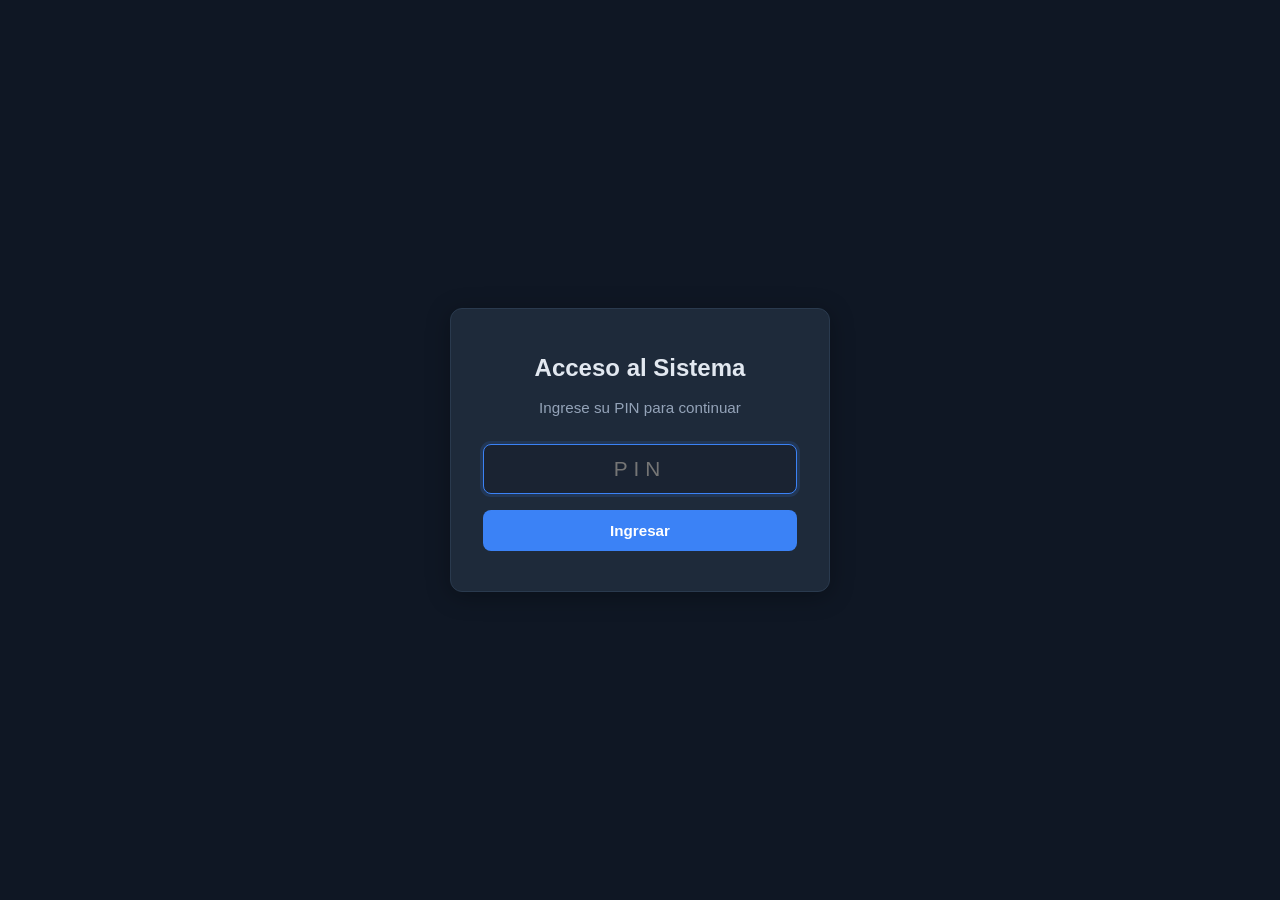
<file: web-form/clientes.html>
<!DOCTYPE html>
<html lang="es">
<head>
  <meta charset="UTF-8" />
  <meta name="viewport" content="width=device-width, initial-scale=1.0" />
  <title>Fontana - Clientes & Pedidos</title>
  <link rel="stylesheet" href="styles.css" />
</head>
<body>
  <!-- Toast container -->
  <div id="toast-container"></div>

  <!-- PIN overlay -->
  <div id="pin-overlay" class="overlay">
    <div class="overlay-card">
      <h2>Acceso al Sistema</h2>
      <p>Ingrese su PIN para continuar</p>
      <input type="password" id="pin-input" class="input" placeholder="PIN" maxlength="10" inputmode="numeric" autocomplete="off" />
      <button id="pin-submit" class="btn btn-primary btn-block">Ingresar</button>
    </div>
  </div>

  <!-- Main app -->
  <div id="app" class="hidden">
    <header>
      <div class="header-content">
        <h1>Fontana</h1>
        <p class="subtitle">Clientes & Pedidos</p>
        <nav class="header-nav">
          <a href="index.html" class="btn btn-sm btn-outline">&#128200; Stock</a>
        </nav>
      </div>
    </header>

    <main>
      <!-- Tab navigation -->
      <div class="tab-nav">
        <button class="tab-btn active" data-tab="clientes">Clientes</button>
        <button class="tab-btn" data-tab="pedidos">Proyectos</button>
      </div>

      <!-- ========== CLIENTES TAB ========== -->
      <div id="tab-clientes" class="tab-content">

        <!-- List view -->
        <div id="cli-list-view">
          <div class="cli-top-bar">
            <input type="text" id="cli-buscar" class="input input-sm" placeholder="Buscar por nombre o telefono..." />
            <button class="btn btn-sm btn-primary" id="cli-nuevo-btn">+ Nuevo</button>
          </div>
          <div id="cli-loading" class="loading hidden">
            <div class="spinner"></div>
            <p>Cargando clientes...</p>
          </div>
          <div id="cli-lista"></div>
        </div>

        <!-- Edit/Create view -->
        <div id="cli-edit-view" class="hidden">
          <div class="section-header">
            <button class="btn-back" id="cli-back-lista">&larr; Volver</button>
            <h2 id="cli-edit-title">Nuevo Cliente</h2>
          </div>
          <form id="form-cliente" class="card" novalidate>
            <input type="hidden" id="cli-id" />
            <div class="form-group">
              <label for="cli-nombre">Nombre *</label>
              <input type="text" id="cli-nombre" class="input" placeholder="Nombre completo" required />
              <span class="field-error"></span>
            </div>
            <div class="form-group">
              <label for="cli-telefono">Telefono *</label>
              <input type="tel" id="cli-telefono" class="input" placeholder="Ej: 11-1234-5678" required />
              <span class="field-error"></span>
            </div>
            <div class="form-group">
              <label for="cli-email">Email</label>
              <input type="email" id="cli-email" class="input" placeholder="ejemplo@email.com" />
              <span class="field-error"></span>
            </div>
            <div class="form-group">
              <label for="cli-direccion">Direccion</label>
              <input type="text" id="cli-direccion" class="input" placeholder="Calle y numero" />
            </div>
            <div class="form-group">
              <label for="cli-localidad">Localidad</label>
              <input type="text" id="cli-localidad" class="input" placeholder="Ciudad / Barrio" />
            </div>
            <div class="form-group">
              <label for="cli-notas">Notas</label>
              <textarea id="cli-notas" class="input" rows="3" placeholder="Notas adicionales..."></textarea>
            </div>
            <button type="submit" class="btn btn-primary btn-block" id="cli-submit-btn">Guardar Cliente</button>
          </form>
        </div>
      </div>

      <!-- ========== PROYECTOS TAB (Etapa 1 - alta) ========== -->
      <div id="tab-pedidos" class="tab-content hidden">

        <!-- List view -->
        <div id="ped-list-view">
          <!-- Status filter -->
          <div class="ped-status-filter">
            <button class="status-btn active" data-estado="">Todos</button>
            <button class="status-btn" data-estado="en_ventas">En ventas</button>
            <button class="status-btn" data-estado="diseño">Diseño</button>
            <button class="status-btn" data-estado="producción">Producción</button>
            <button class="status-btn" data-estado="colocación">Colocación</button>
            <button class="status-btn" data-estado="finalizado">Finalizado</button>
          </div>
          <div class="ped-top-bar">
            <button class="btn btn-sm btn-primary" id="ped-nuevo-btn">+ Nuevo Proyecto</button>
            <button class="btn btn-sm btn-outline" id="ped-refresh-btn">Recargar</button>
          </div>
          <div id="ped-loading" class="loading hidden">
            <div class="spinner"></div>
            <p>Cargando proyectos...</p>
          </div>
          <div id="ped-lista"></div>
        </div>

        <!-- Create view -->
        <div id="ped-edit-view" class="hidden">
          <div class="section-header">
            <button class="btn-back" id="ped-back-lista">&larr; Volver</button>
            <h2>Nuevo Proyecto</h2>
          </div>
          <form id="form-pedido" class="card" novalidate>
            <div class="form-group">
              <label for="pry-cliente">Cliente *</label>
              <select id="pry-cliente" class="input" required>
                <option value="">Seleccionar cliente registrado...</option>
              </select>
              <span class="field-error"></span>
              <span class="input-hint">Solo se pueden asignar proyectos a clientes ya registrados (pestaña Clientes).</span>
            </div>
            <div class="form-group">
              <label for="pry-direccion">Dirección de colocación *</label>
              <input type="text" id="pry-direccion" class="input" placeholder="Calle, número, piso/depto, localidad" required />
              <span class="field-error"></span>
            </div>
            <div class="form-group">
              <label for="pry-clasificacion">Clasificación del cliente</label>
              <select id="pry-clasificacion" class="input">
                <option value="">Sin clasificar</option>
                <option value="potencial">Potencial</option>
                <option value="indeciso">Indeciso</option>
                <option value="frío">Frío</option>
                <option value="cerrado">Cerrado</option>
              </select>
            </div>
            <div class="form-group">
              <label for="pry-como">Cómo nos conoció</label>
              <select id="pry-como" class="input">
                <option value="">—</option>
                <option value="Instagram">Instagram</option>
                <option value="Recomendación">Recomendación</option>
                <option value="Web">Web</option>
                <option value="Showroom">Showroom</option>
                <option value="Pasaba por el local">Pasaba por el local</option>
                <option value="Otro">Otro</option>
              </select>
            </div>
            <div class="form-group">
              <label>Espacios a hacer *</label>
              <div class="pry-espacios-group">
                <label class="pry-check"><input type="checkbox" class="pry-espacio" value="Cocina" /> Cocina</label>
                <label class="pry-check"><input type="checkbox" class="pry-espacio" value="Vestidor" /> Vestidor</label>
                <label class="pry-check"><input type="checkbox" class="pry-espacio" value="Dormitorio" /> Dormitorio</label>
                <label class="pry-check"><input type="checkbox" class="pry-espacio" value="Living" /> Living</label>
                <label class="pry-check"><input type="checkbox" class="pry-espacio" value="Baño" /> Baño</label>
                <label class="pry-check"><input type="checkbox" class="pry-espacio" value="Otro" /> Otro</label>
              </div>
              <span class="field-error"></span>
            </div>
            <div class="form-group">
              <label for="pry-quetedijo">Qué te dijo</label>
              <textarea id="pry-quetedijo" class="input" rows="2" placeholder="Lo que pidió, en caliente, sin filtrar"></textarea>
            </div>
            <div class="form-group">
              <label for="pry-fecha-tentativa">Fecha tentativa que la quiere</label>
              <input type="date" id="pry-fecha-tentativa" class="input" />
            </div>
            <div class="form-group">
              <label for="pry-notas">Notas del cliente / proyecto</label>
              <textarea id="pry-notas" class="input" rows="3" placeholder="Preferencias, contexto del hogar, urgencia, presupuesto, quién decide, alertas..."></textarea>
            </div>
            <div class="form-group">
              <label for="pry-vendedor">Vendedor responsable *</label>
              <input type="text" id="pry-vendedor" class="input" placeholder="Tu nombre" required />
              <span class="field-error"></span>
            </div>
            <button type="submit" class="btn btn-primary btn-block" id="ped-submit-btn">Crear Proyecto</button>
          </form>
        </div>

        <!-- Ficha del proyecto (detalle editable, Etapas 1-5) -->
        <div id="ped-detail-view" class="hidden">
          <div class="section-header">
            <button class="btn-back" id="ped-detail-back">&larr; Volver</button>
            <h2 id="ped-detail-title">Ficha del Proyecto</h2>
          </div>
          <div id="ped-detail-meta" class="ficha-meta"></div>
          <div id="ped-etapas" class="ficha-etapas"></div>
        </div>
      </div>

    </main>
  </div>

  <script src="clientes.js"></script>
</body>
</html>
</file>
<file: web-form/styles.css>
/* ========================================
   Fontana - Control de Stock
   Styles
   ======================================== */

:root {
  --color-bg: #0f1724;
  --color-surface: #1a2332;
  --color-surface-hover: #1f2b3d;
  --color-card: #1e2a3a;
  --color-border: #2a3a4e;
  --color-primary: #3b82f6;
  --color-primary-hover: #2563eb;
  --color-primary-light: rgba(59, 130, 246, 0.15);
  --color-text: #e2e8f0;
  --color-text-secondary: #94a3b8;
  --color-text-muted: #64748b;
  --color-success: #22c55e;
  --color-success-bg: rgba(34, 197, 94, 0.12);
  --color-warning: #eab308;
  --color-warning-bg: rgba(234, 179, 8, 0.12);
  --color-danger: #ef4444;
  --color-danger-bg: rgba(239, 68, 68, 0.12);
  --color-overlay: rgba(0, 0, 0, 0.6);
  --radius: 12px;
  --radius-sm: 8px;
  --shadow: 0 4px 24px rgba(0, 0, 0, 0.3);
  --transition: 0.2s ease;
}

/* ---- Reset ---- */
*,
*::before,
*::after {
  margin: 0;
  padding: 0;
  box-sizing: border-box;
}

html {
  font-size: 16px;
  -webkit-text-size-adjust: 100%;
}

body {
  font-family: -apple-system, BlinkMacSystemFont, 'Segoe UI', Roboto, 'Helvetica Neue', Arial, sans-serif;
  background: var(--color-bg);
  color: var(--color-text);
  line-height: 1.6;
  min-height: 100vh;
}

.hidden {
  display: none !important;
}

/* ---- Toast ---- */
#toast-container {
  position: fixed;
  top: 16px;
  right: 16px;
  z-index: 9999;
  display: flex;
  flex-direction: column;
  gap: 8px;
  pointer-events: none;
}

.toast {
  padding: 14px 20px;
  border-radius: var(--radius-sm);
  color: #fff;
  font-size: 0.9rem;
  font-weight: 500;
  box-shadow: var(--shadow);
  pointer-events: auto;
  animation: toastIn 0.3s ease forwards;
  max-width: 360px;
  word-break: break-word;
}

.toast.toast-out {
  animation: toastOut 0.3s ease forwards;
}

.toast-success {
  background: #16a34a;
}

.toast-error {
  background: #dc2626;
}

.toast-info {
  background: #2563eb;
}

.toast-warning {
  background: #d97706;
}

@keyframes toastIn {
  from { opacity: 0; transform: translateX(40px); }
  to   { opacity: 1; transform: translateX(0); }
}

@keyframes toastOut {
  from { opacity: 1; transform: translateX(0); }
  to   { opacity: 0; transform: translateX(40px); }
}

/* ---- Overlay (PIN) ---- */
.overlay {
  position: fixed;
  inset: 0;
  background: var(--color-bg);
  display: flex;
  align-items: center;
  justify-content: center;
  z-index: 1000;
  padding: 24px;
}

.overlay-card {
  background: var(--color-card);
  border: 1px solid var(--color-border);
  border-radius: var(--radius);
  padding: 40px 32px;
  width: 100%;
  max-width: 380px;
  text-align: center;
  box-shadow: var(--shadow);
}

.overlay-card h2 {
  font-size: 1.5rem;
  margin-bottom: 8px;
}

.overlay-card p {
  color: var(--color-text-secondary);
  margin-bottom: 24px;
  font-size: 0.95rem;
}

.overlay-card .input {
  text-align: center;
  font-size: 1.3rem;
  letter-spacing: 6px;
  margin-bottom: 16px;
}

/* ---- Header ---- */
header {
  background: var(--color-surface);
  border-bottom: 1px solid var(--color-border);
  padding: 24px 24px;
}

.header-content {
  max-width: 900px;
  margin: 0 auto;
  display: flex;
  flex-wrap: wrap;
  align-items: center;
  gap: 6px 16px;
}

.header-content h1 {
  font-size: 1.75rem;
  font-weight: 700;
  letter-spacing: -0.02em;
}

.subtitle {
  color: var(--color-text-muted);
  font-size: 0.875rem;
  flex: 1;
}

/* ---- Main ---- */
main {
  max-width: 1200px;
  margin: 0 auto;
  padding: 24px 16px 80px;
}

/* Keep forms narrow */
#section-registrar_compra {
  max-width: 640px;
  margin: 0 auto;
}

/* ---- Menu grid ---- */
#menu-section {
  max-width: 900px;
  margin: 0 auto;
}

.menu-grid {
  display: grid;
  grid-template-columns: repeat(2, 1fr);
  gap: 20px;
}

.menu-card {
  background: var(--color-surface);
  border: 1px solid var(--color-border);
  border-radius: var(--radius);
  padding: 60px 20px;
  min-height: 160px;
  display: flex;
  flex-direction: column;
  align-items: center;
  justify-content: center;
  gap: 10px;
  cursor: pointer;
  color: var(--color-text);
  font-family: inherit;
  font-size: inherit;
  transition: background 0.2s ease, border-color 0.2s ease, transform 0.2s ease, box-shadow 0.2s ease;
}

.menu-card:hover,
.menu-card:focus-visible {
  background: var(--color-surface-hover);
  border-color: var(--color-primary);
  transform: scale(1.02);
  box-shadow: 0 8px 32px rgba(59, 130, 246, 0.15);
  outline: none;
}

.menu-icon-wrap {
  width: 64px;
  height: 64px;
  border-radius: 50%;
  background: var(--color-primary-light);
  display: flex;
  align-items: center;
  justify-content: center;
  margin-bottom: 4px;
}

.menu-icon {
  font-size: 2rem;
  line-height: 1;
}

.menu-label {
  font-weight: 600;
  font-size: 1.125rem;
  text-align: center;
}

.menu-desc {
  font-size: 0.75rem;
  color: var(--color-text-muted);
  text-align: center;
  line-height: 1.3;
}

@media (min-width: 1200px) {
  .menu-grid {
    grid-template-columns: repeat(3, 1fr);
  }
}

/* ---- Section ---- */
.section {
  animation: fadeIn 0.25s ease;
}

@keyframes fadeIn {
  from { opacity: 0; transform: translateY(12px); }
  to   { opacity: 1; transform: translateY(0); }
}

.section-header {
  display: flex;
  align-items: center;
  gap: 12px;
  margin-bottom: 20px;
}

.section-header h2 {
  font-size: 1.25rem;
}

/* ---- Card ---- */
.card {
  background: var(--color-card);
  border: 1px solid var(--color-border);
  border-radius: var(--radius);
  padding: 24px;
  box-shadow: var(--shadow);
}

/* ---- Forms ---- */
.form-group {
  margin-bottom: 20px;
}

.form-group label {
  display: block;
  font-size: 0.85rem;
  font-weight: 600;
  color: var(--color-text-secondary);
  margin-bottom: 6px;
  text-transform: uppercase;
  letter-spacing: 0.04em;
}

.input {
  width: 100%;
  padding: 12px 14px;
  background: var(--color-surface);
  border: 1px solid var(--color-border);
  border-radius: var(--radius-sm);
  color: var(--color-text);
  font-size: 1rem;
  font-family: inherit;
  transition: border-color var(--transition), box-shadow var(--transition);
  appearance: none;
  -webkit-appearance: none;
}

.input:focus {
  outline: none;
  border-color: var(--color-primary);
  box-shadow: 0 0 0 3px var(--color-primary-light);
}

.input.input-error {
  border-color: var(--color-danger);
}

.field-error {
  display: block;
  color: var(--color-danger);
  font-size: 0.8rem;
  margin-top: 4px;
  min-height: 0;
}

select.input {
  cursor: pointer;
  background-image: url("data:image/svg+xml,%3Csvg xmlns='http://www.w3.org/2000/svg' width='12' height='8'%3E%3Cpath d='M1 1l5 5 5-5' stroke='%2394a3b8' stroke-width='2' fill='none'/%3E%3C/svg%3E");
  background-repeat: no-repeat;
  background-position: right 14px center;
  padding-right: 40px;
}

.input-row {
  display: flex;
  gap: 12px;
}

.input-col {
  flex: 1;
}

.input-hint {
  display: block;
  font-size: 0.75rem;
  color: var(--color-text-muted);
  margin-top: 4px;
  text-align: center;
}

/* ---- Nivel selector (radio chips) ---- */
.nivel-options {
  display: flex;
  flex-wrap: wrap;
  gap: 10px;
}

.nivel-option {
  cursor: pointer;
}

.nivel-option input[type="radio"] {
  display: none;
}

.nivel-chip {
  display: inline-block;
  padding: 10px 16px;
  background: var(--color-surface);
  border: 1px solid var(--color-border);
  border-radius: var(--radius-sm);
  color: var(--color-text-secondary);
  font-size: 0.9rem;
  font-weight: 500;
  transition: background var(--transition), border-color var(--transition), color var(--transition), box-shadow var(--transition);
  user-select: none;
}

.nivel-chip:hover {
  border-color: var(--color-primary);
  color: var(--color-text);
}

.nivel-option input[type="radio"]:checked + .nivel-chip {
  background: var(--color-primary-light);
  border-color: var(--color-primary);
  color: var(--color-primary);
  font-weight: 600;
  box-shadow: 0 0 0 3px var(--color-primary-light);
}

/* ---- Buttons ---- */
.btn {
  display: inline-flex;
  align-items: center;
  justify-content: center;
  gap: 8px;
  padding: 12px 24px;
  border: none;
  border-radius: var(--radius-sm);
  font-size: 0.95rem;
  font-weight: 600;
  font-family: inherit;
  cursor: pointer;
  transition: background var(--transition), opacity var(--transition), transform var(--transition);
}

.btn:disabled {
  opacity: 0.5;
  cursor: not-allowed;
}

.btn-primary {
  background: var(--color-primary);
  color: #fff;
}

.btn-primary:hover:not(:disabled) {
  background: var(--color-primary-hover);
}

.btn-outline {
  background: transparent;
  color: var(--color-text-secondary);
  border: 1px solid var(--color-border);
}

.btn-outline:hover:not(:disabled) {
  background: var(--color-surface-hover);
  color: var(--color-text);
}

.btn-sm {
  padding: 6px 14px;
  font-size: 0.8rem;
}

.btn-block {
  width: 100%;
}

.btn-back {
  background: transparent;
  border: 1px solid var(--color-border);
  border-radius: var(--radius-sm);
  color: var(--color-text-secondary);
  padding: 6px 14px;
  font-size: 0.85rem;
  font-family: inherit;
  cursor: pointer;
  transition: background var(--transition), color var(--transition);
  white-space: nowrap;
}

.btn-back:hover {
  background: var(--color-surface-hover);
  color: var(--color-text);
}

/* ---- Loading ---- */
.loading {
  display: flex;
  flex-direction: column;
  align-items: center;
  gap: 16px;
  padding: 48px 24px;
}

.loading p {
  color: var(--color-text-secondary);
  font-size: 0.95rem;
}

.spinner {
  width: 40px;
  height: 40px;
  border: 3px solid var(--color-border);
  border-top-color: var(--color-primary);
  border-radius: 50%;
  animation: spin 0.8s linear infinite;
}

@keyframes spin {
  to { transform: rotate(360deg); }
}

/* ---- Confirmation modal ---- */
.modal {
  position: fixed;
  inset: 0;
  z-index: 500;
  display: flex;
  align-items: center;
  justify-content: center;
  padding: 24px;
}

.modal-backdrop {
  position: absolute;
  inset: 0;
  background: var(--color-overlay);
}

.modal-content {
  position: relative;
  width: 100%;
  max-width: 420px;
  animation: fadeIn 0.2s ease;
}

.modal-content h3 {
  font-size: 1.15rem;
  margin-bottom: 16px;
}

.confirm-summary {
  margin-bottom: 24px;
}

.confirm-row {
  display: flex;
  justify-content: space-between;
  padding: 8px 0;
  border-bottom: 1px solid var(--color-border);
  font-size: 0.9rem;
}

.confirm-row:last-child {
  border-bottom: none;
}

.confirm-label {
  color: var(--color-text-secondary);
}

.confirm-value {
  font-weight: 600;
  text-align: right;
}

.modal-actions {
  display: flex;
  gap: 12px;
  justify-content: flex-end;
}

/* ---- Stock table ---- */
.stock-category {
  margin-bottom: 24px;
}

.stock-category:last-child {
  margin-bottom: 0;
}

.stock-category-title {
  font-size: 0.85rem;
  font-weight: 700;
  text-transform: uppercase;
  letter-spacing: 0.05em;
  color: var(--color-primary);
  margin-bottom: 12px;
  padding-bottom: 6px;
  border-bottom: 1px solid var(--color-border);
}

.stock-table {
  width: 100%;
  border-collapse: collapse;
  font-size: 0.85rem;
}

.stock-table th {
  text-align: left;
  padding: 8px 10px;
  color: var(--color-text-muted);
  font-weight: 600;
  font-size: 0.75rem;
  text-transform: uppercase;
  letter-spacing: 0.04em;
  border-bottom: 1px solid var(--color-border);
}

.stock-table td {
  padding: 10px;
  border-bottom: 1px solid rgba(42, 58, 78, 0.5);
}

.stock-table tr:last-child td {
  border-bottom: none;
}

.badge {
  display: inline-block;
  padding: 3px 10px;
  border-radius: 999px;
  font-size: 0.75rem;
  font-weight: 600;
}

.badge-green {
  background: var(--color-success-bg);
  color: var(--color-success);
}

.badge-yellow {
  background: var(--color-warning-bg);
  color: var(--color-warning);
}

.badge-red {
  background: var(--color-danger-bg);
  color: var(--color-danger);
}

/* ---- Alertas ---- */
.alerta-list {
  list-style: none;
}

.alerta-item {
  display: flex;
  align-items: center;
  gap: 12px;
  padding: 14px 0;
  border-bottom: 1px solid var(--color-border);
  font-size: 0.9rem;
}

.alerta-item:last-child {
  border-bottom: none;
}

.alerta-dot {
  width: 10px;
  height: 10px;
  border-radius: 50%;
  background: var(--color-danger);
  flex-shrink: 0;
  animation: pulse 2s ease infinite;
}

@keyframes pulse {
  0%, 100% { opacity: 1; }
  50% { opacity: 0.4; }
}

.alerta-info {
  flex: 1;
}

.alerta-name {
  font-weight: 600;
}

.alerta-detail {
  color: var(--color-text-secondary);
  font-size: 0.8rem;
}

.empty-state {
  text-align: center;
  padding: 40px 24px;
  color: var(--color-text-secondary);
}

.empty-state-icon {
  font-size: 2.5rem;
  margin-bottom: 12px;
}

.empty-state p {
  font-size: 0.95rem;
}

/* ---- Shared small input ---- */
.input-sm {
  padding: 8px 10px;
  font-size: 0.85rem;
}

/* ---- Historial ---- */
.hist-summary {
  display: flex;
  gap: 8px;
  margin-bottom: 16px;
  padding: 16px;
}

.hist-stat {
  flex: 1;
  text-align: center;
}

.hist-stat-value {
  display: block;
  font-size: 1.1rem;
  font-weight: 700;
}

.hist-stat-value.hist-compra { color: var(--color-success); }
.hist-stat-value.hist-venta  { color: var(--color-danger); }

.hist-stat-label {
  font-size: 0.7rem;
  color: var(--color-text-muted);
  text-transform: uppercase;
  letter-spacing: 0.05em;
}

.hist-filters {
  margin-bottom: 16px;
  padding: 14px;
}

.hist-filter-row {
  display: flex;
  gap: 8px;
  margin-bottom: 8px;
}

.hist-filter-row:last-child {
  margin-bottom: 0;
}

.hist-filter-row .input {
  flex: 1;
  min-width: 0;
}

.hist-filter-actions {
  display: flex;
  justify-content: flex-end;
  margin-top: 8px;
}

.hist-row {
  background: var(--color-card);
  border: 1px solid var(--color-border);
  border-radius: var(--radius-sm);
  padding: 12px 14px;
  margin-bottom: 8px;
  cursor: pointer;
  transition: background var(--transition);
}

.hist-row:hover {
  background: var(--color-surface-hover);
}

.hist-row-top {
  display: flex;
  align-items: center;
  gap: 10px;
  flex-wrap: wrap;
}

.hist-row-fecha {
  font-size: 0.75rem;
  color: var(--color-text-muted);
}

.hist-row-sku {
  font-weight: 600;
  font-size: 0.9rem;
}

.hist-row-cant {
  margin-left: auto;
  font-weight: 600;
  font-size: 0.9rem;
}

.hist-row-detail {
  margin-top: 10px;
  padding-top: 10px;
  border-top: 1px solid var(--color-border);
  font-size: 0.82rem;
  color: var(--color-text-secondary);
  display: none;
}

.hist-row.expanded .hist-row-detail {
  display: block;
}

.hist-pag {
  display: flex;
  align-items: center;
  justify-content: center;
  gap: 12px;
  padding: 16px 0;
}

.hist-pag-info {
  font-size: 0.8rem;
  color: var(--color-text-muted);
}

/* ---- Estandares ---- */
.est-top-bar {
  display: flex;
  gap: 10px;
  margin-bottom: 16px;
}

.est-top-bar .input {
  flex: 1;
}

.est-card {
  background: var(--color-card);
  border: 1px solid var(--color-border);
  border-radius: var(--radius);
  padding: 16px;
  margin-bottom: 12px;
  display: flex;
  align-items: center;
  gap: 14px;
  transition: background var(--transition);
}

.est-card:hover {
  background: var(--color-surface-hover);
}

.est-card-info {
  flex: 1;
  min-width: 0;
}

.est-card-name {
  font-weight: 700;
  font-size: 0.95rem;
  margin-bottom: 2px;
}

.est-card-desc {
  font-size: 0.8rem;
  color: var(--color-text-secondary);
  white-space: nowrap;
  overflow: hidden;
  text-overflow: ellipsis;
}

.est-card-count {
  font-size: 0.72rem;
  color: var(--color-text-muted);
  margin-top: 4px;
}

.est-card-actions {
  display: flex;
  gap: 6px;
  flex-shrink: 0;
}

.btn-icon {
  background: transparent;
  border: 1px solid var(--color-border);
  border-radius: var(--radius-sm);
  color: var(--color-text-secondary);
  width: 34px;
  height: 34px;
  display: flex;
  align-items: center;
  justify-content: center;
  cursor: pointer;
  font-size: 0.9rem;
  transition: background var(--transition), color var(--transition);
}

.btn-icon:hover {
  background: var(--color-surface-hover);
  color: var(--color-text);
}

.btn-icon.btn-danger:hover {
  background: var(--color-danger-bg);
  color: var(--color-danger);
}

/* Estandar edit */
.est-edit-header {
  display: flex;
  align-items: center;
  gap: 12px;
  margin-bottom: 16px;
}

.est-edit-header h3 {
  font-size: 1.15rem;
}

.est-mat-title {
  font-size: 0.9rem;
  font-weight: 700;
  margin: 20px 0 12px;
  color: var(--color-text-secondary);
  text-transform: uppercase;
  letter-spacing: 0.04em;
}

.est-mat-row {
  background: var(--color-surface);
  border: 1px solid var(--color-border);
  border-radius: var(--radius-sm);
  padding: 12px;
  margin-bottom: 8px;
}

.est-mat-row-top {
  display: flex;
  gap: 8px;
  flex-wrap: wrap;
  align-items: center;
}

.est-mat-row-top .input,
.est-mat-row-top select {
  flex: 1;
  min-width: 100px;
}

.est-mat-row-bottom {
  display: flex;
  gap: 8px;
  margin-top: 8px;
  align-items: center;
}

.est-mat-row-bottom .input {
  flex: 1;
  min-width: 60px;
}

.est-mat-remove {
  background: transparent;
  border: none;
  color: var(--color-danger);
  cursor: pointer;
  font-size: 1.1rem;
  padding: 4px 8px;
  border-radius: 4px;
  transition: background var(--transition);
}

.est-mat-remove:hover {
  background: var(--color-danger-bg);
}

.est-add-mat-btn {
  width: 100%;
  margin: 8px 0 0;
}

.est-form-actions {
  display: flex;
  gap: 12px;
  justify-content: flex-end;
  margin-top: 24px;
}

/* Simulador */
.est-sim-card {
  margin-top: 16px;
  padding: 16px;
}

.est-sim-card h4 {
  font-size: 0.9rem;
  margin-bottom: 12px;
}

.est-sim-row {
  display: flex;
  gap: 8px;
  margin-bottom: 12px;
}

.est-sim-row .input {
  flex: 1;
}

.est-sim-result .sim-line {
  display: flex;
  align-items: center;
  gap: 8px;
  padding: 6px 0;
  font-size: 0.82rem;
  border-bottom: 1px solid var(--color-border);
}

.est-sim-result .sim-line:last-child {
  border-bottom: none;
}

.sim-ok { color: var(--color-success); }
.sim-fail { color: var(--color-danger); }

/* ---- Stock View ---- */
.stk-summary {
  display: flex;
  gap: 8px;
  margin-bottom: 16px;
  padding: 16px;
}

.stk-stat {
  flex: 1;
  text-align: center;
}

.stk-stat-value {
  display: block;
  font-size: 1.2rem;
  font-weight: 700;
  color: var(--color-primary);
}

.stk-stat-label {
  font-size: 0.7rem;
  color: var(--color-text-muted);
  text-transform: uppercase;
  letter-spacing: 0.05em;
}

.stk-filters {
  margin-bottom: 16px;
  padding: 14px;
}

.stk-filter-row {
  display: flex;
  gap: 8px;
  margin-bottom: 8px;
}

.stk-filter-row:last-child {
  margin-bottom: 0;
}

.stk-filter-row .input {
  flex: 1;
  min-width: 0;
}

.stk-table-wrap {
  overflow-x: auto;
  overflow-y: auto;
  max-height: 70vh;
  -webkit-overflow-scrolling: touch;
  background: var(--color-card);
  border: 1px solid var(--color-border);
  border-radius: var(--radius);
  box-shadow: var(--shadow);
}

.stk-table {
  width: 100%;
  border-collapse: collapse;
  font-size: 13px;
  min-width: 1170px;
}

/* ---- Header ---- */
.stk-table th {
  position: sticky;
  top: 0;
  z-index: 2;
  background: var(--color-surface);
  text-align: left;
  padding: 10px 8px;
  color: var(--color-text-muted);
  font-weight: 700;
  font-size: 0.65rem;
  text-transform: uppercase;
  letter-spacing: 0.04em;
  border-bottom: 2px solid var(--color-border);
  cursor: pointer;
  white-space: nowrap;
  user-select: none;
  transition: color var(--transition);
}

.stk-table th:hover {
  color: var(--color-text);
}

.stk-table th.sort-asc::after {
  content: ' \25B2';
  font-size: 0.55rem;
}

.stk-table th.sort-desc::after {
  content: ' \25BC';
  font-size: 0.55rem;
}

/* ---- Column widths ---- */
.stk-table th:nth-child(1),
.stk-table td:nth-child(1)  { min-width: 50px;  width: 50px; }   /* # */
.stk-table th:nth-child(2),
.stk-table td:nth-child(2)  { min-width: 100px; width: 100px; }  /* Categoria */
.stk-table th:nth-child(3),
.stk-table td:nth-child(3)  { min-width: 200px; }                /* Producto/Color */
.stk-table th:nth-child(4),
.stk-table td:nth-child(4)  { min-width: 120px; width: 120px; }  /* Medida */
.stk-table th:nth-child(5),
.stk-table td:nth-child(5)  { min-width: 90px;  width: 90px; }   /* SKU */
.stk-table th:nth-child(6),
.stk-table td:nth-child(6)  { min-width: 60px;  width: 60px;  text-align: center; } /* Stock */
.stk-table th:nth-child(7),
.stk-table td:nth-child(7)  { min-width: 90px;  width: 90px;  text-align: right; }  /* P.Costo */
.stk-table th:nth-child(8),
.stk-table td:nth-child(8)  { min-width: 90px;  width: 90px;  text-align: right; }  /* P.Venta */
.stk-table th:nth-child(9),
.stk-table td:nth-child(9)  { min-width: 70px;  width: 70px;  text-align: center; } /* Margen */
.stk-table th:nth-child(10),
.stk-table td:nth-child(10) { min-width: 110px; width: 110px; text-align: right; }  /* Valor Stock */
.stk-table th:nth-child(11),
.stk-table td:nth-child(11) { min-width: 110px; width: 110px; }  /* Proveedor */
.stk-table th:nth-child(12),
.stk-table td:nth-child(12) { min-width: 80px;  width: 80px; }   /* Notas */

/* ---- Rows ---- */
.stk-table td {
  padding: 10px 8px;
  border-bottom: 1px solid rgba(42, 58, 78, 0.3);
  white-space: nowrap;
}

.stk-table tbody tr:last-child td {
  border-bottom: none;
}

.stk-table tbody tr:nth-child(even) {
  background: rgba(255, 255, 255, 0.02);
}

.stk-table tbody tr:hover {
  background: var(--color-surface-hover);
}

/* ---- Row states ---- */
.stk-row-danger {
  background: var(--color-danger-bg) !important;
}

.stk-row-danger td {
  color: var(--color-danger);
}

.stk-row-warn {
  background: var(--color-warning-bg, rgba(255, 193, 7, 0.08)) !important;
}

.stk-badge {
  display: inline-block;
  padding: 2px 8px;
  border-radius: 10px;
  font-size: 0.75rem;
  font-weight: 600;
  line-height: 1.4;
}

.stk-badge-warn {
  background: rgba(255, 193, 7, 0.18);
  color: #d97706;
}

.stk-badge-ok {
  background: rgba(34, 197, 94, 0.15);
  color: #16a34a;
}

.stk-empty {
  text-align: center;
  padding: 40px 24px !important;
  color: var(--color-text-muted);
  font-size: 0.9rem !important;
  white-space: normal !important;
}

/* Sections that need narrow centering from Mas menu */
#section-consultar_alertas,
#section-historial,
#section-estandares {
  max-width: 640px;
  margin: 0 auto;
}

/* ---- Searchable Select ---- */
.searchable-select {
  position: relative;
}

.ss-dropdown {
  display: none;
  position: absolute;
  top: 100%;
  left: 0;
  right: 0;
  max-height: 200px;
  overflow-y: auto;
  background: var(--color-surface);
  border: 1px solid var(--color-border);
  border-top: none;
  border-radius: 0 0 var(--radius-sm) var(--radius-sm);
  z-index: 100;
  box-shadow: var(--shadow);
}

.ss-dropdown.ss-open {
  display: block;
}

.ss-option {
  padding: 10px 14px;
  cursor: pointer;
  font-size: 0.9rem;
  color: var(--color-text);
  transition: background 0.15s;
}

.ss-option:hover,
.ss-option.ss-highlighted {
  background: var(--color-primary-light);
  color: var(--color-primary);
}

.ss-option strong {
  color: var(--color-primary);
  font-weight: 700;
}

.ss-empty {
  padding: 10px 14px;
  font-size: 0.85rem;
  color: var(--color-text-muted);
  text-align: center;
}

/* ---- Header nav ---- */
.header-nav {
  display: flex;
  gap: 8px;
  align-items: center;
}

.header-nav a {
  text-decoration: none;
}

/* ---- Tab navigation ---- */
.tab-nav {
  display: flex;
  gap: 4px;
  margin-bottom: 20px;
  background: var(--color-surface);
  border: 1px solid var(--color-border);
  border-radius: var(--radius);
  padding: 4px;
  max-width: 700px;
  margin-left: auto;
  margin-right: auto;
}

.tab-btn {
  flex: 1;
  padding: 10px 16px;
  background: transparent;
  border: none;
  border-radius: var(--radius-sm);
  color: var(--color-text-secondary);
  font-size: 0.9rem;
  font-weight: 600;
  font-family: inherit;
  cursor: pointer;
  transition: background var(--transition), color var(--transition);
}

.tab-btn:hover {
  color: var(--color-text);
}

.tab-btn.active {
  background: var(--color-primary);
  color: #fff;
}

.tab-content {
  max-width: 700px;
  margin: 0 auto;
  animation: fadeIn 0.25s ease;
}

/* ---- Textarea ---- */
textarea.input {
  resize: vertical;
  min-height: 80px;
  line-height: 1.5;
}

/* ---- Clientes ---- */
.cli-top-bar {
  display: flex;
  gap: 10px;
  margin-bottom: 16px;
}

.cli-top-bar .input {
  flex: 1;
}

.cli-card {
  background: var(--color-card);
  border: 1px solid var(--color-border);
  border-radius: var(--radius);
  padding: 16px;
  margin-bottom: 10px;
  display: flex;
  align-items: center;
  gap: 14px;
  transition: background var(--transition);
}

.cli-card:hover {
  background: var(--color-surface-hover);
}

.cli-card-info {
  flex: 1;
  min-width: 0;
}

.cli-card-name {
  font-weight: 700;
  font-size: 0.95rem;
  margin-bottom: 4px;
}

.cli-card-detail {
  font-size: 0.8rem;
  color: var(--color-text-secondary);
  line-height: 1.5;
}

.cli-card-notas {
  font-size: 0.75rem;
  color: var(--color-text-muted);
  margin-top: 4px;
  white-space: nowrap;
  overflow: hidden;
  text-overflow: ellipsis;
}

.cli-card-actions {
  display: flex;
  gap: 6px;
  flex-shrink: 0;
}

/* ---- Pedidos ---- */
.ped-status-filter {
  display: flex;
  gap: 6px;
  margin-bottom: 12px;
  flex-wrap: wrap;
}

.status-btn {
  padding: 6px 14px;
  background: var(--color-surface);
  border: 1px solid var(--color-border);
  border-radius: 999px;
  color: var(--color-text-secondary);
  font-size: 0.78rem;
  font-weight: 600;
  font-family: inherit;
  cursor: pointer;
  transition: background var(--transition), border-color var(--transition), color var(--transition);
  white-space: nowrap;
}

.status-btn:hover {
  border-color: var(--color-primary);
  color: var(--color-text);
}

.status-btn.active {
  background: var(--color-primary-light);
  border-color: var(--color-primary);
  color: var(--color-primary);
}

.ped-top-bar {
  display: flex;
  gap: 10px;
  margin-bottom: 16px;
}

.ped-card {
  background: var(--color-card);
  border: 1px solid var(--color-border);
  border-radius: var(--radius);
  padding: 16px;
  margin-bottom: 10px;
  transition: background var(--transition);
}

.ped-card:hover {
  background: var(--color-surface-hover);
}

.ped-card-header {
  display: flex;
  align-items: center;
  gap: 10px;
  margin-bottom: 10px;
}

.ped-card-tipo {
  font-weight: 700;
  font-size: 0.95rem;
}

.ped-card-body {
  font-size: 0.82rem;
  color: var(--color-text-secondary);
  line-height: 1.6;
  margin-bottom: 12px;
}

.ped-card-cliente {
  font-weight: 600;
  color: var(--color-text);
  margin-bottom: 2px;
}

.ped-card-medidas,
.ped-card-color,
.ped-card-fecha {
  margin-top: 2px;
}

.ped-card-footer {
  display: flex;
  align-items: center;
  justify-content: space-between;
  gap: 12px;
  padding-top: 10px;
  border-top: 1px solid var(--color-border);
}

.ped-card-importes {
  display: flex;
  gap: 12px;
  align-items: center;
  font-size: 0.82rem;
  flex-wrap: wrap;
}

.ped-card-total {
  color: var(--color-text-secondary);
}

.ped-card-saldo {
  font-weight: 700;
  color: var(--color-warning);
}

.ped-card-pagado {
  font-weight: 600;
  color: var(--color-success);
  font-size: 0.78rem;
}

.ped-card-estado-wrap {
  flex-shrink: 0;
}

.ped-estado-select {
  min-width: 130px;
  font-size: 0.78rem !important;
  padding: 6px 28px 6px 8px !important;
}

/* Badge extensions */
.badge-blue {
  background: var(--color-primary-light);
  color: var(--color-primary);
}

.badge-muted {
  background: rgba(100, 116, 139, 0.12);
  color: var(--color-text-muted);
}

/* ---- Expandable pedido cards ---- */
.ped-card {
  border-left: 3px solid transparent;
  transition: background var(--transition), border-color var(--transition);
}

.ped-card-all-done {
  border-left-color: var(--color-success);
}

.ped-card-header {
  cursor: pointer;
  user-select: none;
}

.ped-card-expand-hint {
  font-size: 0.7rem;
  color: var(--color-text-muted);
  margin-left: auto;
  transition: transform var(--transition);
}

.ped-card.expanded .ped-card-expand-hint {
  transform: rotate(180deg);
}

.ped-card-progress {
  margin-left: auto;
  font-size: 0.78rem;
  font-weight: 700;
  color: var(--color-text-secondary);
  background: var(--color-surface);
  padding: 2px 10px;
  border-radius: 999px;
  white-space: nowrap;
}

.ped-card-all-done .ped-card-progress {
  background: var(--color-success-bg);
  color: var(--color-success);
}

.ped-card-all-badge {
  font-size: 0.72rem;
  font-weight: 600;
  color: var(--color-success);
  margin-top: 4px;
}

/* ---- Pedido items list (expandable) ---- */
.ped-card-items {
  display: none;
  padding: 10px 0;
  margin: 8px 0;
  border-top: 1px solid var(--color-border);
  border-bottom: 1px solid var(--color-border);
}

.ped-card.expanded .ped-card-items {
  display: block;
}

/* ---- Pedido item rows (cada mueble con su propio estado) ---- */
.ped-item-row {
  display: flex;
  align-items: center;
  gap: 12px;
  padding: 10px 8px;
  border-bottom: 1px solid rgba(42, 58, 78, 0.35);
  transition: background var(--transition);
}

.ped-item-row:last-child {
  border-bottom: none;
}

.ped-item-row:hover {
  background: var(--color-surface-hover);
}

.ped-item-info {
  flex: 1;
  min-width: 0;
}

.ped-item-tipo {
  display: flex;
  align-items: center;
  gap: 8px;
  font-size: 0.9rem;
  font-weight: 600;
  color: var(--color-text);
}

.ped-item-tipo-name {
  display: inline-block;
}

.ped-item-group-count {
  font-size: 0.7rem;
  font-weight: 500;
  color: var(--color-text-muted);
  background: var(--color-surface);
  border: 1px solid var(--color-border);
  padding: 2px 8px;
  border-radius: 999px;
  letter-spacing: 0.02em;
}

.ped-item-detail {
  font-size: 0.78rem;
  color: var(--color-text-secondary);
  margin-top: 3px;
}

.ped-item-estado-select {
  width: 160px;
  min-width: 160px;
  flex-shrink: 0;
  font-size: 0.78rem !important;
  padding: 6px 28px 6px 10px !important;
  font-weight: 600;
  border-width: 1.5px !important;
  transition: background var(--transition), border-color var(--transition), color var(--transition);
}

.ped-item-estado-select.estado-pendiente {
  border-color: var(--color-warning) !important;
  color: var(--color-warning);
  background-color: var(--color-warning-bg);
}

.ped-item-estado-select.estado-en-produccion {
  border-color: var(--color-primary) !important;
  color: var(--color-primary);
  background-color: var(--color-primary-light);
}

.ped-item-estado-select.estado-listo {
  border-color: var(--color-success) !important;
  color: var(--color-success);
  background-color: var(--color-success-bg);
}

.ped-item-estado-select.estado-entregado {
  border-color: var(--color-text-muted) !important;
  color: var(--color-text-muted);
  background-color: rgba(100, 116, 139, 0.15);
  opacity: 0.85;
}

.ped-card-items-empty {
  display: none;
  padding: 14px 4px;
  margin: 8px 0;
  border-top: 1px solid var(--color-border);
  border-bottom: 1px solid var(--color-border);
  text-align: center;
  font-size: 0.82rem;
  font-style: italic;
  color: var(--color-text-muted);
}

.ped-card.expanded .ped-card-items-empty {
  display: block;
}

/* ---- Pedido form: item rows ---- */
.ped-items-title {
  font-size: 0.9rem;
  font-weight: 700;
  margin: 20px 0 12px;
  color: var(--color-text-secondary);
  text-transform: uppercase;
  letter-spacing: 0.04em;
}

#ped-items-list .ped-item-row {
  display: block;
  background: var(--color-surface);
  border: 1px solid var(--color-border);
  border-radius: var(--radius-md, 10px);
  padding: 18px 18px 16px;
  margin-bottom: 16px;
}

#ped-items-list .ped-item-row:hover {
  background: var(--color-surface);
}

.ped-item-row-header {
  display: flex;
  justify-content: space-between;
  align-items: center;
  margin-bottom: 14px;
  padding-bottom: 10px;
  border-bottom: 1px solid var(--color-border);
}

.ped-item-row-num {
  font-weight: 700;
  font-size: 1rem;
  color: var(--color-primary);
}

.ped-item-field {
  margin-bottom: 14px;
}

.ped-item-field:last-child {
  margin-bottom: 0;
}

.ped-item-label {
  display: block;
  font-size: 0.8rem;
  font-weight: 600;
  text-transform: uppercase;
  letter-spacing: 0.04em;
  color: var(--color-text-secondary);
  margin-bottom: 6px;
}

.ped-item-field > .input {
  width: 100%;
}

.ped-item-field-row {
  display: flex;
  gap: 10px;
}

.ped-item-field-row .ped-item-col {
  flex: 1;
  min-width: 0;
  display: flex;
  flex-direction: column;
}

.ped-item-field-row .ped-item-col .input {
  width: 100%;
}

.ped-item-field-row .ped-item-col .input-hint {
  margin-top: 4px;
  font-size: 0.75rem;
  color: var(--color-text-secondary);
  text-align: center;
}

.ped-add-item-btn {
  width: 100%;
  margin: 8px 0 0;
  padding: 12px;
}

/* ========================================
   RESPONSIVE
   ======================================== */

/* ---- Desktop ---- */
@media (min-width: 768px) {
  main {
    padding: 32px 24px 80px;
  }
}

/* ---- Tablet / small desktop (< 900px): stock table → cards ---- */
@media (max-width: 900px) {
  .stk-table-wrap {
    overflow-x: visible;
    max-height: none;
    background: none;
    border: none;
    border-radius: 0;
    box-shadow: none;
  }

  .stk-table {
    min-width: 0;
  }

  .stk-table thead {
    display: none;
  }

  .stk-table,
  .stk-table tbody,
  .stk-table tr,
  .stk-table td {
    display: block;
    width: 100%;
  }

  .stk-table tr {
    background: var(--color-card);
    border: 1px solid var(--color-border);
    border-radius: var(--radius);
    padding: 14px 16px;
    margin-bottom: 10px;
  }

  .stk-table tbody tr:nth-child(even) {
    background: var(--color-card);
  }

  .stk-table tbody tr:hover {
    background: var(--color-surface-hover);
  }

  .stk-table td {
    display: flex;
    justify-content: space-between;
    align-items: baseline;
    padding: 5px 0;
    border-bottom: 1px solid rgba(42, 58, 78, 0.2);
    white-space: normal;
    text-align: right;
    min-width: 0;
    width: auto;
  }

  .stk-table td:last-child {
    border-bottom: none;
  }

  .stk-table td::before {
    content: attr(data-label);
    font-weight: 600;
    color: var(--color-text-muted);
    text-transform: uppercase;
    font-size: 0.65rem;
    letter-spacing: 0.03em;
    text-align: left;
    flex-shrink: 0;
    margin-right: 12px;
  }

  /* Hide # column on mobile cards */
  .stk-table td:nth-child(1) {
    display: none;
  }

  .stk-row-danger {
    border-color: var(--color-danger);
    background: var(--color-danger-bg) !important;
  }

  .stk-empty {
    background: var(--color-card);
    border: 1px solid var(--color-border);
    border-radius: var(--radius);
    display: block;
  }

  /* Stock filters stacked */
  .stk-filter-row {
    flex-direction: column;
  }

  .stk-filter-row .btn {
    width: 100%;
  }

  /* Stock summary stacked */
  .stk-summary {
    flex-direction: column;
    gap: 4px;
  }

  .stk-stat {
    display: flex;
    justify-content: space-between;
    align-items: center;
    text-align: left;
  }

  .stk-stat-value {
    font-size: 1rem;
  }

  .stk-stat-label {
    order: -1;
  }
}

/* ---- Clientes/Pedidos mobile (< 700px) ---- */
@media (max-width: 700px) {
  .ped-status-filter {
    gap: 4px;
  }

  .status-btn {
    padding: 5px 10px;
    font-size: 0.72rem;
  }

  .ped-card-footer {
    flex-direction: column;
    align-items: flex-start;
  }

  .ped-card-estado-wrap {
    width: 100%;
  }

  .ped-estado-select {
    width: 100%;
  }

  .cli-top-bar {
    flex-direction: column;
  }

  /* Items row: apilar info + select */
  .ped-item-row {
    flex-direction: column;
    align-items: stretch;
    gap: 8px;
    padding: 12px 6px;
  }

  .ped-item-estado-select {
    width: 100%;
    min-width: 0;
  }
}

/* ---- Mobile (< 600px) ---- */
@media (max-width: 600px) {
  /* General */
  main {
    padding: 16px 12px 60px;
  }

  /* Header */
  header {
    padding: 14px 12px;
  }

  .header-content {
    gap: 4px 10px;
  }

  .header-content h1 {
    font-size: 1.15rem;
  }

  .subtitle {
    font-size: 0.8rem;
  }

  /* Menu: 1 column, compact */
  .menu-grid {
    grid-template-columns: 1fr;
    gap: 10px;
  }

  .menu-card {
    min-height: auto;
    padding: 18px 16px;
    flex-direction: row;
    justify-content: flex-start;
    gap: 14px;
  }

  .menu-icon-wrap {
    width: 44px;
    height: 44px;
    flex-shrink: 0;
    margin-bottom: 0;
  }

  .menu-icon {
    font-size: 1.4rem;
  }

  .menu-label {
    font-size: 0.95rem;
    text-align: left;
  }

  .menu-desc {
    display: none;
  }

  /* Cards/forms */
  .card {
    padding: 16px;
  }

  /* Inputs: 16px to prevent iOS zoom */
  .input,
  .input-sm,
  select.input {
    font-size: 16px;
  }

  /* Buttons: touch-friendly */
  .btn {
    min-height: 44px;
    padding: 10px 20px;
  }

  .btn-sm {
    min-height: 40px;
    padding: 8px 14px;
    font-size: 0.8rem;
  }

  .btn-back {
    min-height: 40px;
    padding: 8px 14px;
  }

  .btn-icon {
    width: 40px;
    height: 40px;
  }

  /* Medidas: stack vertically */
  .input-row {
    flex-direction: column;
    gap: 8px;
  }

  .input-hint {
    text-align: left;
    padding-left: 2px;
  }

  /* Modal */
  .modal {
    padding: 12px;
  }

  .modal-actions {
    flex-direction: column-reverse;
  }

  .modal-actions .btn {
    width: 100%;
  }

  /* Toast */
  #toast-container {
    top: 10px;
    right: 10px;
    left: 10px;
  }

  .toast {
    max-width: 100%;
  }

  /* Searchable dropdown: constrain to viewport */
  .ss-dropdown {
    max-height: 180px;
  }

  /* Section header */
  .section-header h2 {
    font-size: 1.1rem;
  }

  /* Historial filters stacked */
  .hist-filter-row {
    flex-direction: column;
  }

  /* Estandares top bar stacked */
  .est-top-bar {
    flex-direction: column;
  }

  /* Tab nav */
  .tab-nav {
    margin-bottom: 14px;
  }

  .tab-btn {
    padding: 8px 12px;
    font-size: 0.85rem;
  }

  /* Pedidos top bar */
  .ped-top-bar {
    flex-direction: column;
  }

  .ped-top-bar .btn {
    width: 100%;
  }

  /* Overlay/PIN */
  .overlay {
    padding: 16px;
  }

  .overlay-card {
    padding: 28px 20px;
  }

  .overlay-card h2 {
    font-size: 1.3rem;
  }
}

/* Etapa 1 - Proyectos: grupo de checkboxes de espacios */
.pry-espacios-group { display: flex; flex-wrap: wrap; gap: 10px; margin-top: 6px; }
.pry-check { display: flex; align-items: center; gap: 6px; font-size: 0.9rem; cursor: pointer; padding: 8px 12px; border: 1px solid #2a3343; border-radius: 8px; user-select: none; }
.pry-check input { width: auto; margin: 0; }
.pry-check:hover { border-color: #3b82f6; }

/* ========================================
   FICHA DEL PROYECTO (Etapas 1-5)
   ======================================== */

/* Botón "Abrir ficha" en la card */
.ped-card-ficha { white-space: nowrap; }

/* Cabecera de la ficha */
.ficha-meta {
  background: var(--color-card);
  border: 1px solid var(--color-border);
  border-radius: var(--radius);
  padding: 16px 18px;
  margin-bottom: 16px;
}
.ficha-meta-top { display: flex; align-items: center; gap: 12px; margin-bottom: 10px; }
.ficha-meta-alta { font-size: 0.8rem; color: var(--color-text-muted); }
.ficha-meta-chips { display: flex; flex-wrap: wrap; gap: 8px; }
.ficha-meta-chip {
  font-size: 0.82rem;
  background: var(--color-surface);
  border: 1px solid var(--color-border);
  border-radius: 999px;
  padding: 4px 12px;
  color: var(--color-text-secondary);
}

/* Acordeón de etapas */
.ficha-etapas { display: flex; flex-direction: column; gap: 12px; }
.ficha-etapa {
  background: var(--color-card);
  border: 1px solid var(--color-border);
  border-radius: var(--radius);
  overflow: hidden;
}
.ficha-etapa-head {
  display: flex;
  align-items: center;
  gap: 12px;
  width: 100%;
  padding: 16px 18px;
  background: none;
  border: none;
  color: var(--color-text);
  font-family: inherit;
  font-size: 1rem;
  text-align: left;
  cursor: pointer;
}
.ficha-etapa-soon .ficha-etapa-head { cursor: default; opacity: 0.6; }
.ficha-etapa-num {
  flex-shrink: 0;
  width: 28px; height: 28px;
  display: grid; place-items: center;
  border-radius: 50%;
  background: var(--color-surface);
  border: 1px solid var(--color-border);
  font-size: 0.85rem; font-weight: 700;
  color: var(--color-text-secondary);
}
.ficha-etapa-titulo { flex: 1; font-weight: 600; }
.ficha-etapa-status { flex-shrink: 0; }
.ficha-etapa-chevron {
  flex-shrink: 0;
  color: var(--color-text-muted);
  font-size: 0.7rem;
  transition: transform var(--transition);
}
.ficha-etapa.open .ficha-etapa-chevron { transform: rotate(180deg); }

.ficha-etapa-body { display: none; padding: 0 18px 18px; }
.ficha-etapa.open .ficha-etapa-body { display: block; }
.ficha-etapa-desc {
  font-size: 0.85rem;
  color: var(--color-text-muted);
  margin-bottom: 16px;
  padding-top: 4px;
}

/* Resumen Etapa 1 (solo lectura) */
.ficha-ro-row { display: flex; gap: 12px; padding: 7px 0; border-bottom: 1px solid var(--color-border); }
.ficha-ro-row:last-child { border-bottom: none; }
.ficha-ro-k { flex-shrink: 0; width: 140px; font-size: 0.8rem; color: var(--color-text-muted); text-transform: uppercase; letter-spacing: 0.03em; }
.ficha-ro-v { flex: 1; color: var(--color-text); white-space: pre-wrap; }

/* Campos de la ficha */
.ficha-fg { margin-bottom: 16px; }
.ficha-fg .req { color: var(--color-danger); }
.ficha-fg label { text-transform: none; letter-spacing: 0; font-size: 0.9rem; }
.ficha-hint { text-align: left; }
.ficha-radio-group, .ficha-multi-group { display: flex; flex-wrap: wrap; gap: 10px; margin-top: 4px; }

/* Lista de links (uploads V1) */
.ficha-linklist-rows { display: flex; flex-direction: column; gap: 8px; margin-bottom: 8px; }
.ficha-linklist-row { display: flex; gap: 8px; align-items: center; }
.ficha-linklist-row .ficha-link-input { flex: 1; }
.ficha-linklist-del {
  flex-shrink: 0;
  background: var(--color-surface);
  border: 1px solid var(--color-border);
  color: var(--color-text-muted);
  border-radius: var(--radius-sm);
  width: 38px; height: 38px;
  cursor: pointer;
}
.ficha-linklist-del:hover { border-color: var(--color-danger); color: var(--color-danger); }

/* Campos de archivo (subida real a Drive o link pegado) */
.ficha-archivolist-rows { display: flex; flex-direction: column; gap: 10px; margin-bottom: 8px; }
.ficha-archivo-row { display: flex; gap: 8px; align-items: center; }
.ficha-archivo-row .ficha-archivo-link { flex: 1; }
.ficha-archivo-btn {
  flex-shrink: 0;
  display: inline-flex; align-items: center;
  cursor: pointer;
  white-space: nowrap;
}
.ficha-archivo-btn input[type="file"] { display: none; }
.ficha-archivolist-del {
  flex-shrink: 0;
  background: var(--color-surface);
  border: 1px solid var(--color-border);
  color: var(--color-text-muted);
  border-radius: var(--radius-sm);
  width: 38px; height: 38px;
  cursor: pointer;
}
.ficha-archivolist-del:hover { border-color: var(--color-danger); color: var(--color-danger); }
.ficha-archivo-status { font-size: 12px; margin-top: 4px; min-height: 14px; color: var(--color-text-muted); }
.ficha-archivo-status.is-load { color: var(--color-text-muted); }
.ficha-archivo-status.is-ok { color: var(--color-success, #16a34a); }
.ficha-archivo-status.is-err { color: var(--color-danger, #dc2626); }

.ficha-form-actions { display: flex; justify-content: flex-end; margin-top: 8px; }

/* Catálogos editables de los <select> (botón "+" para agregar/quitar opciones) */
.ficha-select-row { display: flex; gap: 8px; align-items: stretch; }
.ficha-select-row select { flex: 1; }
.ficha-opt-toggle {
  flex-shrink: 0;
  width: 46px;
  background: var(--color-surface);
  border: 1px solid var(--color-border);
  color: var(--color-text-secondary);
  border-radius: var(--radius-sm);
  font-size: 1.3rem;
  line-height: 1;
  cursor: pointer;
  transition: border-color var(--transition), color var(--transition);
}
.ficha-opt-toggle:hover { border-color: var(--color-primary); color: var(--color-primary); }
.ficha-opt-toggle.active { border-color: var(--color-primary); color: var(--color-primary); background: var(--color-primary-light); }

.ficha-opt-editor {
  margin-top: 8px;
  padding: 12px;
  background: var(--color-surface);
  border: 1px solid var(--color-border);
  border-radius: var(--radius-sm);
}
.ficha-opt-add { display: flex; gap: 8px; margin-bottom: 10px; }
.ficha-opt-add .ficha-opt-new { flex: 1; }
.ficha-opt-list { display: flex; flex-wrap: wrap; gap: 6px; }
.ficha-opt-chip {
  display: inline-flex;
  align-items: center;
  gap: 4px;
  background: var(--color-card);
  border: 1px solid var(--color-border);
  border-radius: 999px;
  padding: 4px 4px 4px 12px;
  font-size: 0.85rem;
}
.ficha-opt-del {
  background: none;
  border: none;
  color: var(--color-text-muted);
  cursor: pointer;
  font-size: 0.75rem;
  line-height: 1;
  padding: 3px 5px;
  border-radius: 50%;
}
.ficha-opt-del:hover { color: var(--color-danger); background: var(--color-danger-bg); }
.ficha-opt-note { text-align: left; margin-top: 10px; }

/* Sub-título de sección (4A/4B/4C) */
.ficha-seccion {
  margin: 22px 0 14px;
  padding-bottom: 6px;
  border-bottom: 1px solid var(--color-border);
  font-size: 0.8rem;
  font-weight: 700;
  text-transform: uppercase;
  letter-spacing: 0.06em;
  color: var(--color-primary);
}
.ficha-etapa-body .ficha-form > .ficha-seccion:first-child { margin-top: 2px; }

/* Campo calculado (solo lectura) */
.ficha-calc {
  display: flex;
  align-items: center;
  background: var(--color-bg);
  color: var(--color-text);
  font-weight: 600;
  cursor: default;
}

/* Campo condicional oculto: .hidden ya existe (display:none !important) */

/* Medidas 3 (alto / largo / profundo) */
.ficha-dim3 { display: flex; gap: 10px; }
.ficha-dim3-cell { flex: 1; display: flex; flex-direction: column; gap: 4px; }
.ficha-dim3-lbl { font-size: 0.72rem; color: var(--color-text-muted); text-align: center; text-transform: uppercase; letter-spacing: 0.03em; }

/* Etapa repetible: muebles (3B) */
.ficha-repeater-list { display: flex; flex-direction: column; gap: 10px; }
.ficha-repeater-empty { margin: 4px 0 12px; }
.ficha-repeater-actions { display: flex; justify-content: space-between; align-items: center; gap: 10px; margin-top: 14px; }

.ficha-mueble {
  background: var(--color-surface);
  border: 1px solid var(--color-border);
  border-radius: var(--radius-sm);
  overflow: hidden;
}
.ficha-mueble-head {
  display: flex;
  align-items: center;
  gap: 10px;
  padding: 12px 14px;
  cursor: pointer;
}
.ficha-mueble-titulo { flex: 1; font-weight: 600; font-size: 0.95rem; }
.ficha-mueble-badge { flex-shrink: 0; }
.ficha-mueble-del {
  flex-shrink: 0;
  background: none;
  border: 1px solid var(--color-border);
  color: var(--color-text-muted);
  border-radius: var(--radius-sm);
  width: 32px; height: 32px;
  cursor: pointer;
}
.ficha-mueble-del:hover { border-color: var(--color-danger); color: var(--color-danger); }
.ficha-mueble .ficha-etapa-chevron { transition: transform var(--transition); }
.ficha-mueble.open .ficha-etapa-chevron { transform: rotate(180deg); }

.ficha-mueble-body { display: none; padding: 4px 14px 16px; border-top: 1px solid var(--color-border); }
.ficha-mueble.open .ficha-mueble-body { display: block; }

@media (max-width: 600px) {
  .ficha-ro-k { width: 110px; }
  .ficha-form-actions .btn { width: 100%; }
  .ficha-repeater-actions { flex-direction: column-reverse; align-items: stretch; }
  .ficha-dim3 { gap: 6px; }
}
</file>
